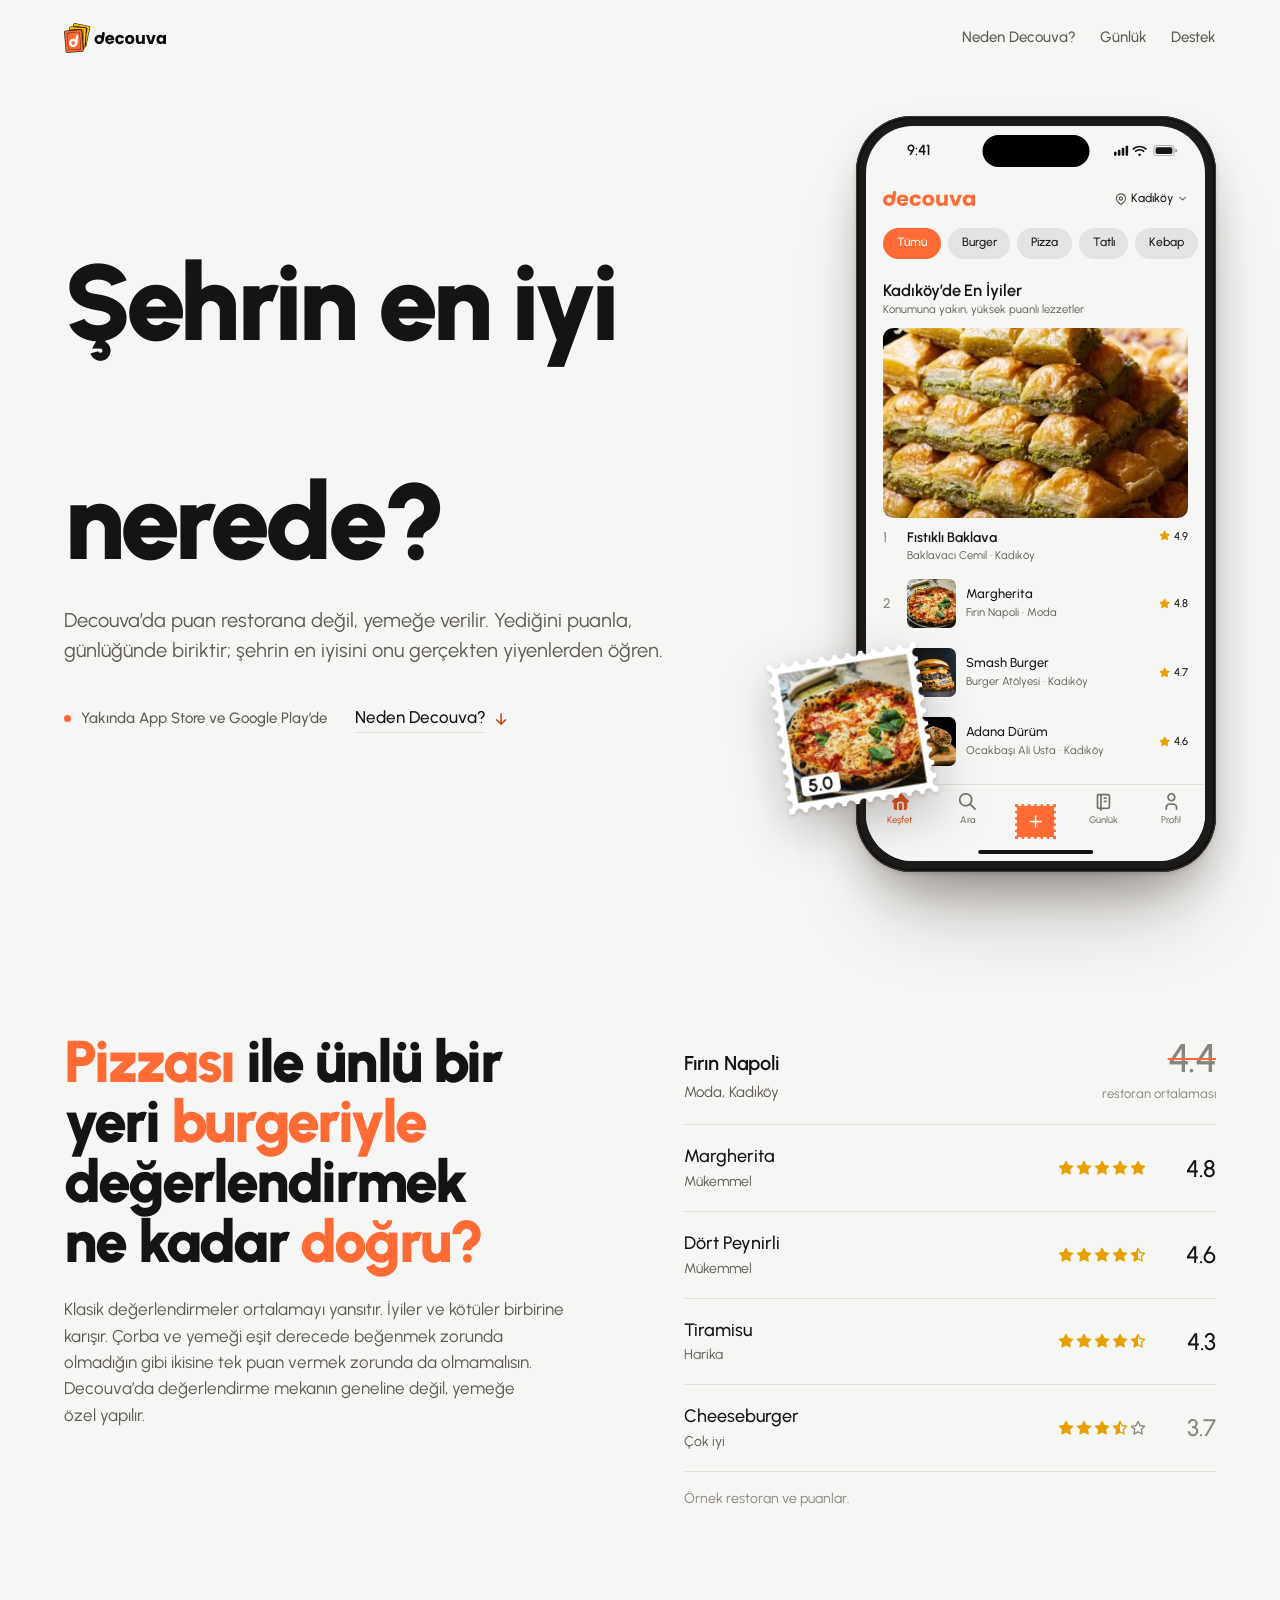
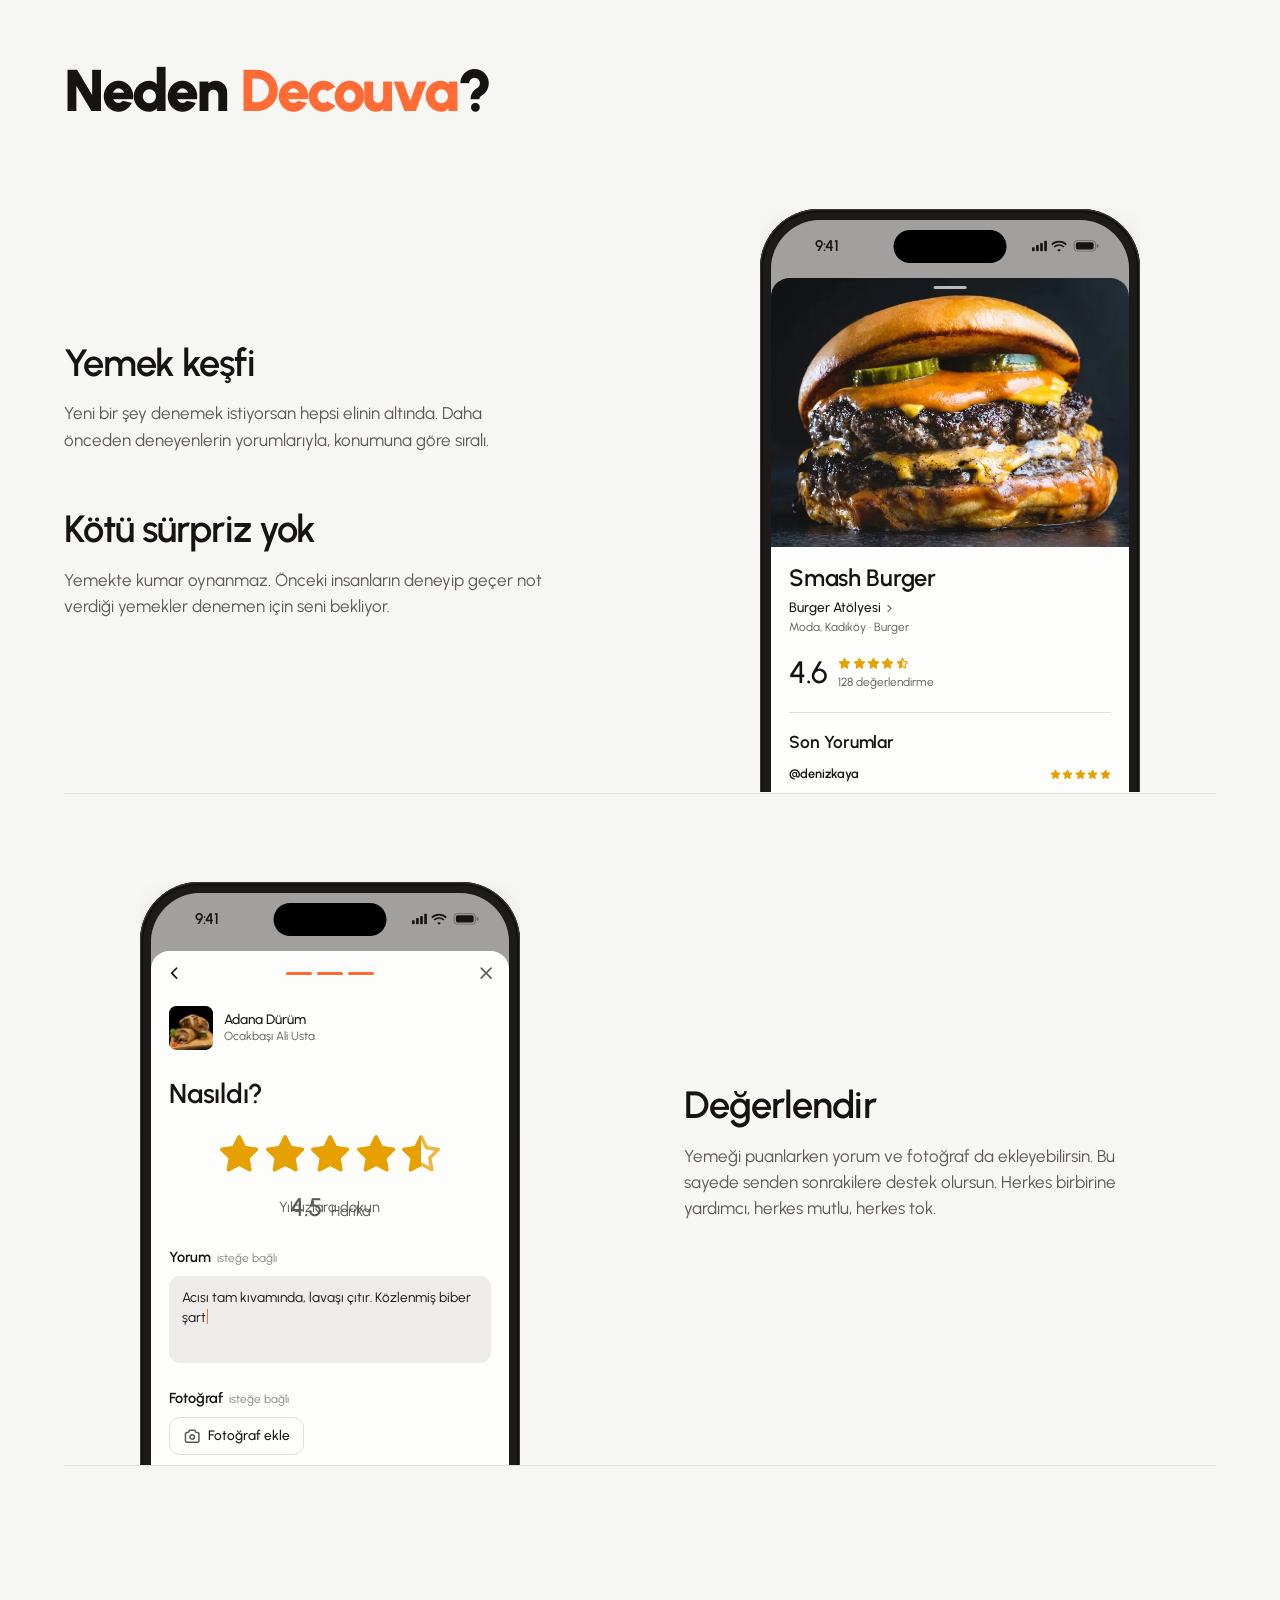
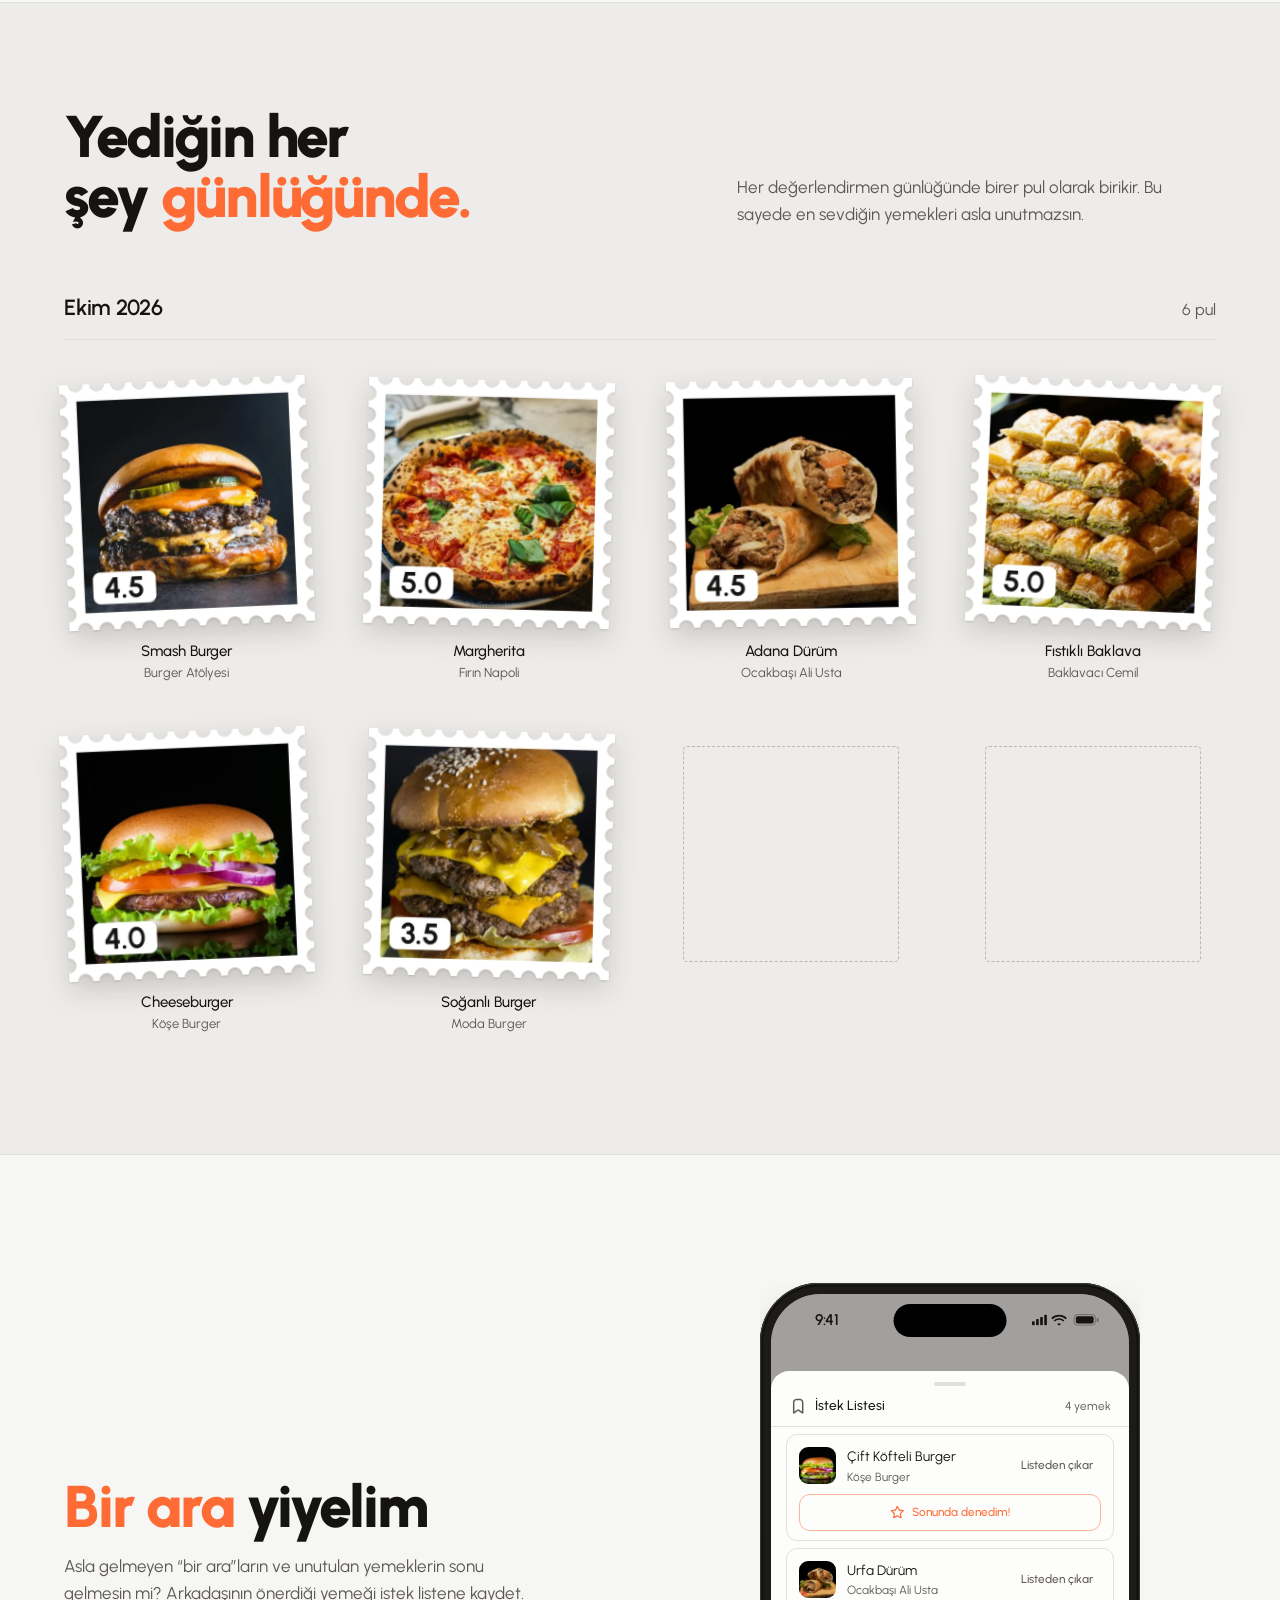
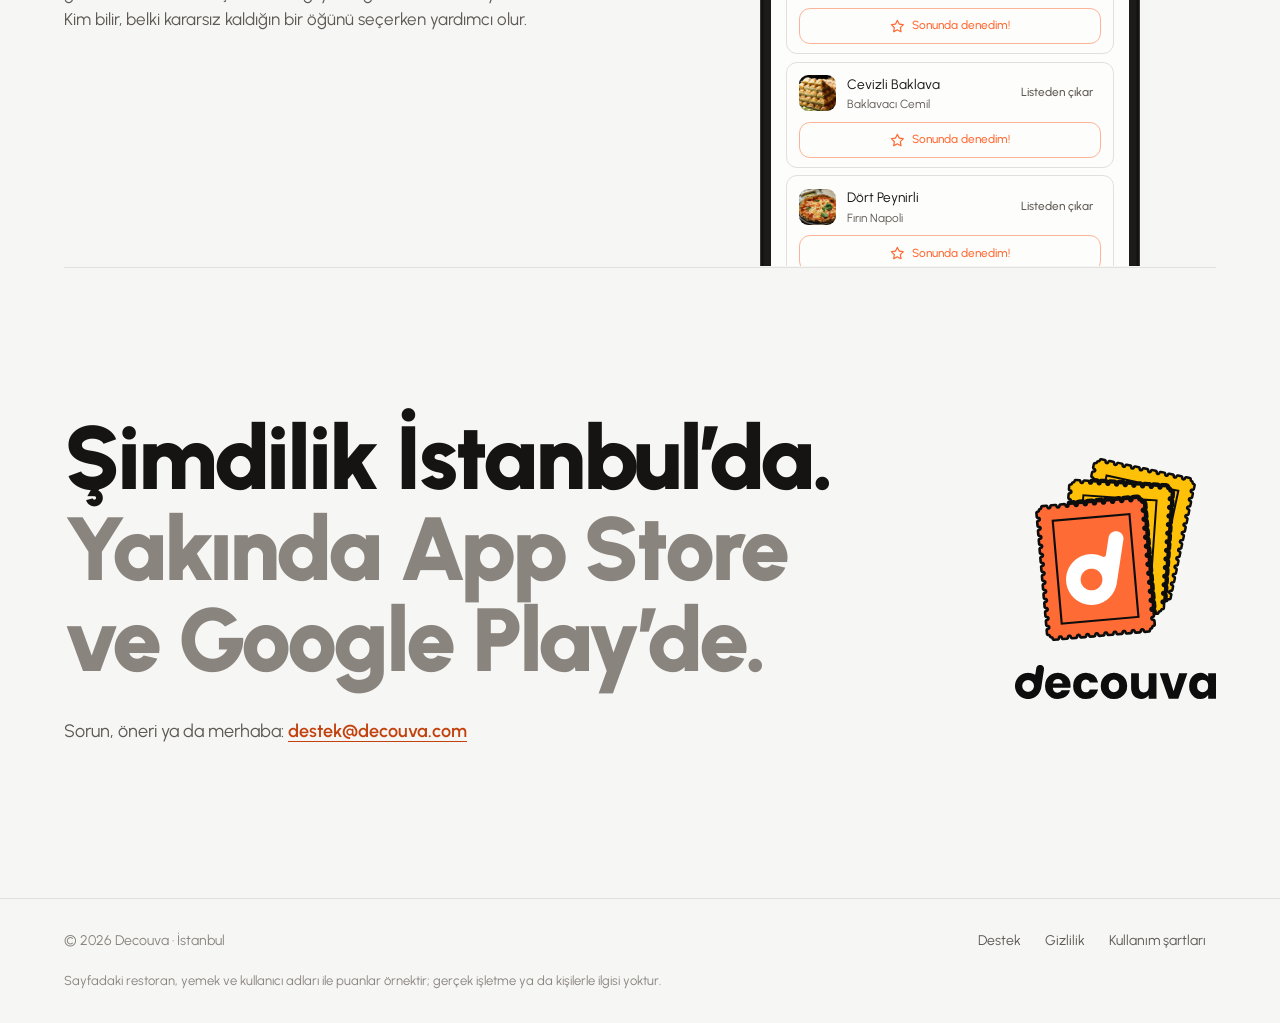
<file: index.html>
<!doctype html>
<html lang="tr">
<head>
  <meta charset="utf-8">
  <meta name="viewport" content="width=device-width, initial-scale=1">
  <title>Decouva · Restoranı değil, yemeği puanla</title>
  <meta name="description" content="Decouva, yediğin yemekleri tek tek puanladığın yemek günlüğü. Şehrin en iyi yemeklerini bul, puanla, günlüğünde biriktir.">
  <meta name="theme-color" content="#f6f6f5" media="(prefers-color-scheme: light)">
  <meta name="theme-color" content="#0d0d0d" media="(prefers-color-scheme: dark)">
  <link rel="icon" href="/favicon.ico?v=2" sizes="any">
  <link rel="icon" type="image/svg+xml" href="/assets/favicon.svg?v=2">
  <link rel="apple-touch-icon" href="/assets/apple-touch-icon.png?v=2">
  <meta property="og:title" content="Decouva">
  <meta property="og:description" content="Restoranı değil, yemeği puanla.">
  <meta property="og:image" content="https://decouva.com/assets/og-image.png?v=2">
  <meta property="og:image:width" content="1200">
  <meta property="og:image:height" content="630">
  <meta name="twitter:card" content="summary_large_image">
  <link rel="preload" href="/assets/fonts/Urbanist-Black.woff" as="font" type="font/woff" crossorigin>
  <link rel="stylesheet" href="/assets/style.css?v=9">
</head>
<body>
  <a class="skip" href="#icerik">İçeriğe geç</a>

  <header class="top">
    <div class="wrap top__in">
      <a class="top__logo" href="/" aria-label="Decouva ana sayfa">
        <picture>
          <source srcset="/assets/logo-on-dark.svg?v=2" media="(prefers-color-scheme: dark)">
          <img src="/assets/logo-on-light.svg?v=2" alt="Decouva" width="102" height="30">
        </picture>
      </a>
      <nav aria-label="Ana menü">
        <a href="#nasil">Neden Decouva?</a>
        <a class="opt" href="#gunluk">Günlük</a>
        <a href="/destek">Destek</a>
      </nav>
    </div>
  </header>

  <main id="icerik">
    <!-- Giriş: tanıtımın ilk sayfası (A1) ve telefonda Keşfet -->
    <section class="hero wrap">
      <div class="hero__text">
        <h1 class="display">
          <span class="sr">Şehrin en iyi baklavası nerede?</span>
          <span aria-hidden="true">
            <span class="line">Şehrin en iyi</span>
            <span class="line rotor"><span>baklavası</span><span>pizzası</span><span>dürümü</span><span>burgeri</span></span>
            <span class="line">nerede?</span>
          </span>
        </h1>
        <p class="lead">Decouva’da puan restorana değil, yemeğe verilir. Yediğini puanla, günlüğünde biriktir; şehrin en iyisini onu gerçekten yiyenlerden öğren.</p>
        <div class="hero__meta">
          <p class="soon">Yakında App Store ve Google Play’de</p>
          <a class="textlink" href="#nasil"><span>Neden Decouva?</span><svg class="icon" aria-hidden="true"><use href="/assets/icons.svg#i-arrow-down"/></svg></a>
        </div>
      </div>

      <div class="hero__device">
        <div class="phone" role="img" aria-label="Decouva uygulamasında Keşfet ekranı: Kadıköy’de en iyi puanlı yemekler">
          <div class="phone__body" aria-hidden="true">
            <div class="screen">
              <div class="island"></div>
              <div class="status"><span>9:41</span><svg><use href="/assets/icons.svg#i-status"/></svg></div>
              <div class="d-head s-pad">
                <img src="/assets/wordmark-orange.svg" alt="" width="106" height="18">
                <span class="d-loc"><svg class="icon"><use href="/assets/icons.svg#i-map-pin"/></svg>Kadıköy<svg class="icon"><use href="/assets/icons.svg#i-chevron-down"/></svg></span>
              </div>
              <div class="chips s-pad">
                <span class="chip on">Tümü</span><span class="chip">Burger</span><span class="chip">Pizza</span><span class="chip">Tatlı</span><span class="chip">Kebap</span><span class="chip">Çorba</span>
              </div>
              <div class="d-section s-pad">
                <p class="s-title">Kadıköy’de En İyiler</p>
                <p class="s-caption">Konumuna yakın, yüksek puanlı lezzetler</p>
                <div class="d-lead">
                  <img class="s-photo" src="/assets/photos/baklava.webp" alt="" width="360" height="360">
                  <div class="d-lead__row"><span class="d-rank">1</span><span class="d-lead__name">Fıstıklı Baklava</span><span class="s-rating"><svg class="icon"><use href="/assets/icons.svg#i-star-filled"/></svg>4.9</span></div>
                  <p class="s-caption d-lead__meta">Baklavacı Cemil · Kadıköy</p>
                </div>
                <div class="d-rows">
                  <div class="d-row"><span class="d-rank">2</span><img class="s-photo" src="/assets/photos/pizza.webp" alt="" width="360" height="360"><div class="d-row__text"><p class="s-name">Margherita</p><p class="s-caption">Fırın Napoli · Moda</p></div><span class="s-rating"><svg class="icon"><use href="/assets/icons.svg#i-star-filled"/></svg>4.8</span></div>
                  <div class="d-row"><span class="d-rank">3</span><img class="s-photo" src="/assets/photos/burger.webp" alt="" width="360" height="360"><div class="d-row__text"><p class="s-name">Smash Burger</p><p class="s-caption">Burger Atölyesi · Kadıköy</p></div><span class="s-rating"><svg class="icon"><use href="/assets/icons.svg#i-star-filled"/></svg>4.7</span></div>
                  <div class="d-row"><span class="d-rank">4</span><img class="s-photo" src="/assets/photos/durum.webp" alt="" width="360" height="360"><div class="d-row__text"><p class="s-name">Adana Dürüm</p><p class="s-caption">Ocakbaşı Ali Usta · Kadıköy</p></div><span class="s-rating"><svg class="icon"><use href="/assets/icons.svg#i-star-filled"/></svg>4.6</span></div>
                </div>
              </div>
              <nav class="tabbar">
                <span class="tab on"><svg class="icon"><use href="/assets/icons.svg#i-home-filled"/></svg>Keşfet</span>
                <span class="tab"><svg class="icon"><use href="/assets/icons.svg#i-search"/></svg>Ara</span>
                <span class="tab-plus"><svg class="icon"><use href="/assets/icons.svg#i-plus"/></svg></span>
                <span class="tab"><svg class="icon"><use href="/assets/icons.svg#i-notebook"/></svg>Günlük</span>
                <span class="tab"><svg class="icon"><use href="/assets/icons.svg#i-user"/></svg>Profil</span>
              </nav>
              <div class="home-bar"></div>
            </div>
          </div>
        </div>
        <img class="hero__stamp" src="/assets/stamps/pizza.webp" alt="" width="520" height="520">
      </div>
    </section>

    <!-- Neden yemek: restoran ortalaması ile tabak tabak puan -->
    <section class="why wrap" aria-labelledby="neden">
      <div class="why__copy reveal">
        <h2 class="display" id="neden"><em>Pizzası</em> ile ünlü bir yeri <em>burgeriyle</em> değerlendirmek ne kadar <em>doğru?</em></h2>
        <p>Klasik değerlendirmeler ortalamayı yansıtır. İyiler ve kötüler birbirine karışır. Çorba ve yemeği eşit derecede beğenmek zorunda olmadığın gibi ikisine tek puan vermek zorunda da olmamalısın. Decouva’da değerlendirme mekanın geneline değil, yemeğe özel yapılır.</p>
      </div>

      <figure class="ledger" aria-label="Örnek: aynı restoranın yemekleri tek tek puanlanınca">
        <div class="ledger__head">
          <p class="ledger__place"><strong>Fırın Napoli</strong>Moda, Kadıköy</p>
          <p class="ledger__avg"><b class="num">4.4</b>restoran ortalaması</p>
        </div>
        <ol>
          <li>
            <p class="ledger__dish">Margherita<small>Mükemmel</small></p>
            <span class="stars" aria-label="5 üzerinden 5 yıldız"><svg class="icon"><use href="/assets/icons.svg#i-star-filled"/></svg><svg class="icon"><use href="/assets/icons.svg#i-star-filled"/></svg><svg class="icon"><use href="/assets/icons.svg#i-star-filled"/></svg><svg class="icon"><use href="/assets/icons.svg#i-star-filled"/></svg><svg class="icon"><use href="/assets/icons.svg#i-star-filled"/></svg></span>
            <span class="ledger__score num">4.8</span>
          </li>
          <li>
            <p class="ledger__dish">Dört Peynirli<small>Mükemmel</small></p>
            <span class="stars" aria-label="5 üzerinden 4,5 yıldız"><svg class="icon"><use href="/assets/icons.svg#i-star-filled"/></svg><svg class="icon"><use href="/assets/icons.svg#i-star-filled"/></svg><svg class="icon"><use href="/assets/icons.svg#i-star-filled"/></svg><svg class="icon"><use href="/assets/icons.svg#i-star-filled"/></svg><svg class="icon"><use href="/assets/icons.svg#i-star-half-filled"/></svg></span>
            <span class="ledger__score num">4.6</span>
          </li>
          <li>
            <p class="ledger__dish">Tiramisu<small>Harika</small></p>
            <span class="stars" aria-label="5 üzerinden 4,5 yıldız"><svg class="icon"><use href="/assets/icons.svg#i-star-filled"/></svg><svg class="icon"><use href="/assets/icons.svg#i-star-filled"/></svg><svg class="icon"><use href="/assets/icons.svg#i-star-filled"/></svg><svg class="icon"><use href="/assets/icons.svg#i-star-filled"/></svg><svg class="icon"><use href="/assets/icons.svg#i-star-half-filled"/></svg></span>
            <span class="ledger__score num">4.3</span>
          </li>
          <li class="low">
            <p class="ledger__dish">Cheeseburger<small>Çok iyi</small></p>
            <span class="stars" aria-label="5 üzerinden 3,5 yıldız"><svg class="icon"><use href="/assets/icons.svg#i-star-filled"/></svg><svg class="icon"><use href="/assets/icons.svg#i-star-filled"/></svg><svg class="icon"><use href="/assets/icons.svg#i-star-filled"/></svg><svg class="icon"><use href="/assets/icons.svg#i-star-half-filled"/></svg><svg class="icon off"><use href="/assets/icons.svg#i-star"/></svg></span>
            <span class="ledger__score num">3.7</span>
          </li>
        </ol>
        <figcaption class="ledger__note">Örnek restoran ve puanlar.</figcaption>
      </figure>
    </section>

    <!-- Neden Decouva: üç madde telefonda, dördüncüsü Günlük bandı, beşincisi İstek Listesi -->
    <section id="nasil" class="how wrap" aria-labelledby="nasil-baslik">
      <header class="reveal">
        <h2 class="display" id="nasil-baslik">Neden <em>Decouva</em>?</h2>
      </header>

      <article class="step">
        <div class="step__text">
          <div class="reveal">
            <h3>Yemek keşfi</h3>
            <p>Yeni bir şey denemek istiyorsan hepsi elinin altında. Daha önceden deneyenlerin yorumlarıyla, konumuna göre sıralı.</p>
          </div>
          <div class="reveal">
            <h3>Kötü sürpriz yok</h3>
            <p>Yemekte kumar oynanmaz. Önceki insanların deneyip geçer not verdiği yemekler denemen için seni bekliyor.</p>
          </div>
        </div>
        <div class="phone" role="img" aria-label="Yemek paneli: Smash Burger, Burger Atölyesi, puan 4.6">
          <div class="crop">
            <div class="phone__body" aria-hidden="true">
              <div class="screen">
                <div class="island"></div>
                <div class="status"><span>9:41</span><svg><use href="/assets/icons.svg#i-status"/></svg></div>
                <div class="veil"></div>
                <div class="sheet">
                  <div class="sheet__photo">
                    <img class="s-photo" src="/assets/photos/burger-wide.webp" alt="" width="720" height="533" loading="lazy">
                    <span class="sheet__handle"></span>
                  </div>
                  <div class="sheet__body">
                    <p class="sheet__name">Smash Burger</p>
                    <p class="sheet__place">Burger Atölyesi<svg class="icon"><use href="/assets/icons.svg#i-chevron-right"/></svg></p>
                    <p class="s-caption">Moda, Kadıköy · Burger</p>
                    <div class="sheet__score">
                      <span class="sheet__big">4.6</span>
                      <div>
                        <span class="stars"><svg class="icon"><use href="/assets/icons.svg#i-star-filled"/></svg><svg class="icon"><use href="/assets/icons.svg#i-star-filled"/></svg><svg class="icon"><use href="/assets/icons.svg#i-star-filled"/></svg><svg class="icon"><use href="/assets/icons.svg#i-star-filled"/></svg><svg class="icon"><use href="/assets/icons.svg#i-star-half-filled"/></svg></span>
                        <p class="s-caption">128 değerlendirme</p>
                      </div>
                    </div>
                    <div class="sheet__rule"></div>
                    <p class="s-title">Son Yorumlar</p>
                    <div class="review">
                      <div class="review__head">
                        <span class="review__who">@denizkaya</span>
                        <span class="stars"><svg class="icon"><use href="/assets/icons.svg#i-star-filled"/></svg><svg class="icon"><use href="/assets/icons.svg#i-star-filled"/></svg><svg class="icon"><use href="/assets/icons.svg#i-star-filled"/></svg><svg class="icon"><use href="/assets/icons.svg#i-star-filled"/></svg><svg class="icon"><use href="/assets/icons.svg#i-star-filled"/></svg></span>
                      </div>
                      <p>Turşusu efsane, ekmeği tereyağında kızarmış. Patatesi ayrıca söyleyin.</p>
                      <p class="s-caption">3 gün önce</p>
                    </div>
                  </div>
                </div>
              </div>
            </div>
          </div>
        </div>
      </article>

      <article class="step step--flip">
        <div class="step__text reveal">
          <h3>Değerlendir</h3>
          <p>Yemeği puanlarken yorum ve fotoğraf da ekleyebilirsin. Bu sayede senden sonrakilere destek olursun. Herkes birbirine yardımcı, herkes mutlu, herkes tok.</p>
        </div>
        <div class="phone" role="img" aria-label="Puanlama ekranı: Nasıldı? Adana Dürüm, 4.5, Harika">
          <div class="crop">
            <div class="phone__body" aria-hidden="true">
              <div class="screen">
                <div class="island"></div>
                <div class="status"><span>9:41</span><svg><use href="/assets/icons.svg#i-status"/></svg></div>
                <div class="veil"></div>
                <div class="sheet">
                  <div class="r-top">
                    <svg class="icon"><use href="/assets/icons.svg#i-chevron-left"/></svg>
                    <span class="r-steps"><i></i><i></i><i></i></span>
                    <svg class="icon"><use href="/assets/icons.svg#i-x"/></svg>
                  </div>
                  <div class="s-pad">
                    <div class="r-dish">
                      <img class="s-photo" src="/assets/photos/durum.webp" alt="" width="360" height="360" loading="lazy">
                      <div><p class="s-name">Adana Dürüm</p><p class="s-caption">Ocakbaşı Ali Usta</p></div>
                    </div>
                    <p class="r-ask">Nasıldı?</p>
                    <div class="r-stars">
                      <span class="r-star"><svg class="icon"><use href="/assets/icons.svg#i-star"/></svg><svg class="icon"><use href="/assets/icons.svg#i-star-filled"/></svg></span>
                      <span class="r-star"><svg class="icon"><use href="/assets/icons.svg#i-star"/></svg><svg class="icon"><use href="/assets/icons.svg#i-star-filled"/></svg></span>
                      <span class="r-star"><svg class="icon"><use href="/assets/icons.svg#i-star"/></svg><svg class="icon"><use href="/assets/icons.svg#i-star-filled"/></svg></span>
                      <span class="r-star"><svg class="icon"><use href="/assets/icons.svg#i-star"/></svg><svg class="icon"><use href="/assets/icons.svg#i-star-filled"/></svg></span>
                      <span class="r-star half"><svg class="icon"><use href="/assets/icons.svg#i-star"/></svg><svg class="icon"><use href="/assets/icons.svg#i-star-filled"/></svg></span>
                    </div>
                    <div class="r-score">
                      <span class="r-hint">Yıldızlara dokun</span>
                      <span class="r-result"><b>4.5</b><span>Harika</span></span>
                    </div>
                    <div class="r-field">
                      <p class="r-label">Yorum <small>isteğe bağlı</small></p>
                      <p class="r-input">Acısı tam kıvamında, lavaşı çıtır. Közlenmiş biber şart</p>
                    </div>
                    <div class="r-field">
                      <p class="r-label">Fotoğraf <small>isteğe bağlı</small></p>
                      <span class="r-photo-btn"><svg class="icon"><use href="/assets/icons.svg#i-camera"/></svg>Fotoğraf ekle</span>
                    </div>
                  </div>
                </div>
              </div>
            </div>
          </div>
        </div>
      </article>

    </section>

    <!-- Günlük: uygulamadaki pul ızgarası -->
    <section id="gunluk" class="diary" aria-labelledby="gunluk-baslik">
      <div class="wrap">
        <div class="diary__head reveal">
          <div>
            <h2 class="display" id="gunluk-baslik">Yediğin her şey <em>günlüğünde.</em></h2>
          </div>
          <p>Her değerlendirmen günlüğünde birer pul olarak birikir. Bu sayede en sevdiğin yemekleri asla unutmazsın.</p>
        </div>

        <div class="month reveal"><h3>Ekim 2026</h3><span>6 pul</span></div>
        <ul class="stamps">
          <li><img src="/assets/stamps/burger.webp" alt="Smash Burger pulu, puan 4.5" width="520" height="520" loading="lazy"><p>Smash Burger<small>Burger Atölyesi</small></p></li>
          <li><img src="/assets/stamps/pizza.webp" alt="Margherita pulu, puan 5.0" width="520" height="520" loading="lazy"><p>Margherita<small>Fırın Napoli</small></p></li>
          <li><img src="/assets/stamps/durum.webp" alt="Adana Dürüm pulu, puan 4.5" width="520" height="520" loading="lazy"><p>Adana Dürüm<small>Ocakbaşı Ali Usta</small></p></li>
          <li><img src="/assets/stamps/baklava.webp" alt="Fıstıklı Baklava pulu, puan 5.0" width="520" height="520" loading="lazy"><p>Fıstıklı Baklava<small>Baklavacı Cemil</small></p></li>
          <li><img src="/assets/stamps/cheeseburger.webp" alt="Cheeseburger pulu, puan 4.0" width="520" height="520" loading="lazy"><p>Cheeseburger<small>Köşe Burger</small></p></li>
          <li><img src="/assets/stamps/onion-burger.webp" alt="Soğanlı Burger pulu, puan 3.5" width="520" height="520" loading="lazy"><p>Soğanlı Burger<small>Moda Burger</small></p></li>
          <li aria-hidden="true"><div class="slot"></div></li>
          <li aria-hidden="true"><div class="slot"></div></li>
        </ul>
      </div>
    </section>

    <!-- Bir ara yiyelim: Profil → İstek Listesi paneli -->
    <section class="how how--after wrap" aria-labelledby="istek-baslik">
      <article class="step">
        <div class="step__text reveal">
          <h2 class="display" id="istek-baslik"><em>Bir ara</em> yiyelim</h2>
          <p>Asla gelmeyen “bir ara”ların ve unutulan yemeklerin sonu gelmesin mi? Arkadaşının önerdiği yemeği istek listene kaydet. Kim bilir, belki kararsız kaldığın bir öğünü seçerken yardımcı olur.</p>
        </div>
        <div class="phone" role="img" aria-label="İstek Listesi paneli: denemek için kaydedilmiş dört yemek">
          <div class="crop">
            <div class="phone__body" aria-hidden="true">
              <div class="screen">
                <div class="island"></div>
                <div class="status"><span>9:41</span><svg><use href="/assets/icons.svg#i-status"/></svg></div>
                <div class="veil"></div>
                <div class="sheet w-sheet">
                  <span class="w-handle"></span>
                  <div class="w-head"><svg class="icon"><use href="/assets/icons.svg#i-bookmark"/></svg><span>İstek Listesi</span><span class="s-caption">4 yemek</span></div>
                  <div class="w-list">
                    <div class="w-item">
                      <div class="w-item__row">
                        <img class="s-photo" src="/assets/photos/cheeseburger.webp" alt="" width="360" height="360" loading="lazy">
                        <div class="w-item__text"><p>Çift Köfteli Burger</p><p class="s-caption">Köşe Burger</p></div>
                        <span class="w-item__remove">Listeden çıkar</span>
                      </div>
                      <span class="w-item__cta"><svg class="icon"><use href="/assets/icons.svg#i-star"/></svg>Sonunda denedim!</span>
                    </div>
                    <div class="w-item">
                      <div class="w-item__row">
                        <img class="s-photo" src="/assets/photos/durum.webp" alt="" width="360" height="360" loading="lazy">
                        <div class="w-item__text"><p>Urfa Dürüm</p><p class="s-caption">Ocakbaşı Ali Usta</p></div>
                        <span class="w-item__remove">Listeden çıkar</span>
                      </div>
                      <span class="w-item__cta"><svg class="icon"><use href="/assets/icons.svg#i-star"/></svg>Sonunda denedim!</span>
                    </div>
                    <div class="w-item">
                      <div class="w-item__row">
                        <img class="s-photo" src="/assets/photos/baklava.webp" alt="" width="360" height="360" loading="lazy">
                        <div class="w-item__text"><p>Cevizli Baklava</p><p class="s-caption">Baklavacı Cemil</p></div>
                        <span class="w-item__remove">Listeden çıkar</span>
                      </div>
                      <span class="w-item__cta"><svg class="icon"><use href="/assets/icons.svg#i-star"/></svg>Sonunda denedim!</span>
                    </div>
                    <div class="w-item">
                      <div class="w-item__row">
                        <img class="s-photo" src="/assets/photos/pizza.webp" alt="" width="360" height="360" loading="lazy">
                        <div class="w-item__text"><p>Dört Peynirli</p><p class="s-caption">Fırın Napoli</p></div>
                        <span class="w-item__remove">Listeden çıkar</span>
                      </div>
                      <span class="w-item__cta"><svg class="icon"><use href="/assets/icons.svg#i-star"/></svg>Sonunda denedim!</span>
                    </div>
                  </div>
                </div>
              </div>
            </div>
          </div>
        </div>
      </article>
    </section>

    <section class="end wrap reveal" aria-labelledby="son">
      <div>
        <h2 class="display" id="son">Şimdilik İstanbul’da. <span>Yakında App&nbsp;Store ve Google&nbsp;Play’de.</span></h2>
        <p class="end__meta">Sorun, öneri ya da merhaba: <a href="mailto:destek@decouva.com">destek@decouva.com</a></p>
      </div>
      <picture class="end__logo">
        <source srcset="/assets/logo-vertical-on-dark.svg?v=2" media="(prefers-color-scheme: dark)">
        <img src="/assets/logo-vertical-on-light.svg?v=2" alt="" width="201" height="242">
      </picture>
    </section>
  </main>

  <footer class="foot">
    <div class="wrap foot__in">
      <span>© 2026 Decouva · İstanbul</span>
      <nav aria-label="Alt menü">
        <a href="/destek">Destek</a>
        <a href="/gizlilik">Gizlilik</a>
        <a href="/kullanim-sartlari">Kullanım şartları</a>
      </nav>
      <p class="foot__note">Sayfadaki restoran, yemek ve kullanıcı adları ile puanlar örnektir; gerçek işletme ya da kişilerle ilgisi yoktur.</p>
    </div>
  </footer>
</body>
</html>
</file>
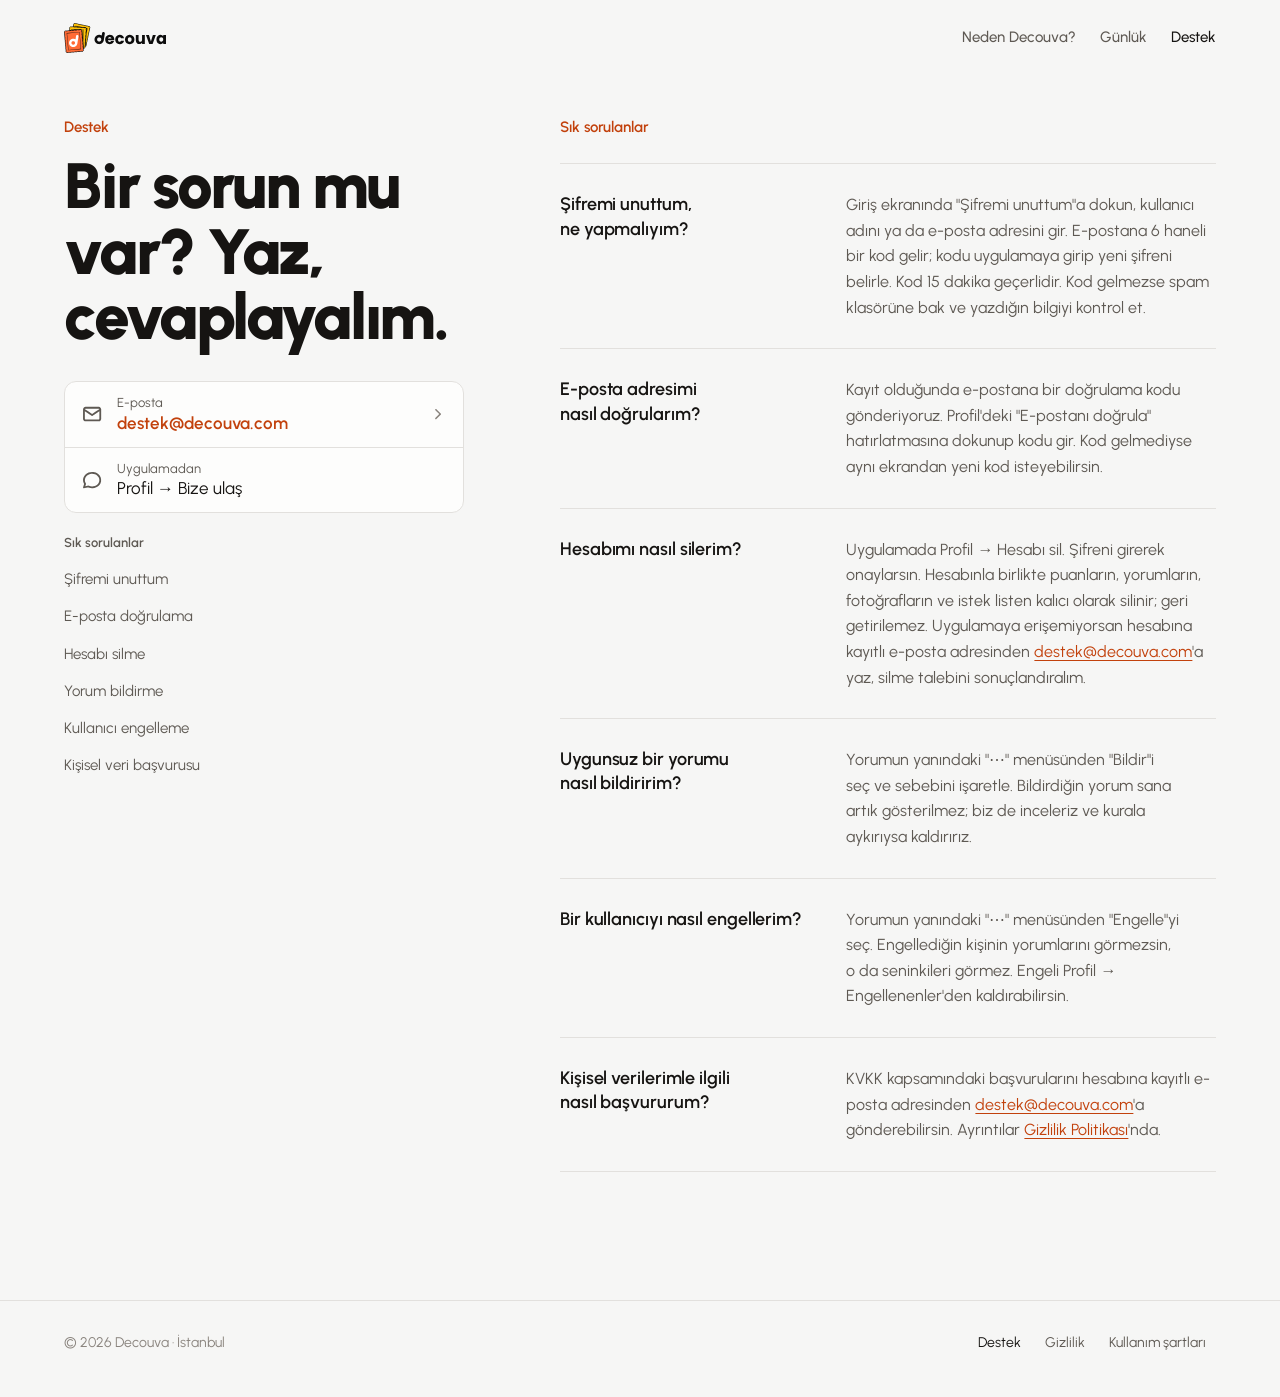
<file: destek/index.html>
<!doctype html>
<html lang="tr">
<head>
  <meta charset="utf-8">
  <meta name="viewport" content="width=device-width, initial-scale=1">
  <title>Destek · Decouva</title>
  <meta name="description" content="Decouva destek: iletişim ve sık sorulan sorular.">
  <meta name="theme-color" content="#f6f6f5" media="(prefers-color-scheme: light)">
  <meta name="theme-color" content="#0d0d0d" media="(prefers-color-scheme: dark)">
  <link rel="icon" href="/favicon.ico?v=2" sizes="any">
  <link rel="icon" type="image/svg+xml" href="/assets/favicon.svg?v=2">
  <link rel="apple-touch-icon" href="/assets/apple-touch-icon.png?v=2">
  <link rel="stylesheet" href="/assets/style.css?v=9">
</head>
<body>
  <a class="skip" href="#icerik">İçeriğe geç</a>

  <header class="top">
    <div class="wrap top__in">
      <a class="top__logo" href="/" aria-label="Decouva ana sayfa">
        <picture>
          <source srcset="/assets/logo-on-dark.svg?v=2" media="(prefers-color-scheme: dark)">
          <img src="/assets/logo-on-light.svg?v=2" alt="Decouva" width="102" height="30">
        </picture>
      </a>
      <nav aria-label="Ana menü">
        <a href="/#nasil">Neden Decouva?</a>
        <a class="opt" href="/#gunluk">Günlük</a>
        <a href="/destek" aria-current="page">Destek</a>
      </nav>
    </div>
  </header>

  <main id="icerik" class="help wrap">
    <aside class="help__aside">
      <p class="eyebrow">Destek</p>
      <h1 class="display">Bir sorun mu var? Yaz, cevaplayalım.</h1>
      <div class="group">
        <a class="group__row" href="mailto:destek@decouva.com">
          <svg class="icon" aria-hidden="true"><use href="/assets/icons.svg#i-mail"/></svg>
          <span><small>E-posta</small><strong>destek@decouva.com</strong></span>
          <svg class="icon" aria-hidden="true"><use href="/assets/icons.svg#i-chevron-right"/></svg>
        </a>
        <div class="group__row">
          <svg class="icon" aria-hidden="true"><use href="/assets/icons.svg#i-message-circle"/></svg>
          <span><small>Uygulamadan</small>Profil → Bize ulaş</span>
        </div>
      </div>

      <p class="group__label">Sık sorulanlar</p>
      <ul class="help__index">
        <li><a href="#sifre">Şifremi unuttum</a></li>
        <li><a href="#dogrulama">E-posta doğrulama</a></li>
        <li><a href="#hesap-silme">Hesabı silme</a></li>
        <li><a href="#bildirme">Yorum bildirme</a></li>
        <li><a href="#engelleme">Kullanıcı engelleme</a></li>
        <li><a href="#kvkk">Kişisel veri başvurusu</a></li>
      </ul>
    </aside>

    <section class="qa" aria-labelledby="sss">
      <p class="eyebrow" id="sss">Sık sorulanlar</p>
      <article id="sifre">
        <h2>Şifremi unuttum, ne yapmalıyım?</h2>
        <p>Giriş ekranında "Şifremi unuttum"a dokun, kullanıcı adını ya da e-posta adresini gir. E-postana 6 haneli bir kod gelir; kodu uygulamaya girip yeni şifreni belirle. Kod 15 dakika geçerlidir. Kod gelmezse spam klasörüne bak ve yazdığın bilgiyi kontrol et.</p>
      </article>
      <article id="dogrulama">
        <h2>E-posta adresimi nasıl doğrularım?</h2>
        <p>Kayıt olduğunda e-postana bir doğrulama kodu gönderiyoruz. Profil'deki "E-postanı doğrula" hatırlatmasına dokunup kodu gir. Kod gelmediyse aynı ekrandan yeni kod isteyebilirsin.</p>
      </article>
      <article id="hesap-silme">
        <h2>Hesabımı nasıl silerim?</h2>
        <p>Uygulamada Profil → Hesabı sil. Şifreni girerek onaylarsın. Hesabınla birlikte puanların, yorumların, fotoğrafların ve istek listen kalıcı olarak silinir; geri getirilemez. Uygulamaya erişemiyorsan hesabına kayıtlı e-posta adresinden <a href="mailto:destek@decouva.com">destek@decouva.com</a>'a yaz, silme talebini sonuçlandıralım.</p>
      </article>
      <article id="bildirme">
        <h2>Uygunsuz bir yorumu nasıl bildiririm?</h2>
        <p>Yorumun yanındaki "⋯" menüsünden "Bildir"i seç ve sebebini işaretle. Bildirdiğin yorum sana artık gösterilmez; biz de inceleriz ve kurala aykırıysa kaldırırız.</p>
      </article>
      <article id="engelleme">
        <h2>Bir kullanıcıyı nasıl engellerim?</h2>
        <p>Yorumun yanındaki "⋯" menüsünden "Engelle"yi seç. Engellediğin kişinin yorumlarını görmezsin, o da seninkileri görmez. Engeli Profil → Engellenenler'den kaldırabilirsin.</p>
      </article>
      <article id="kvkk">
        <h2>Kişisel verilerimle ilgili nasıl başvururum?</h2>
        <p>KVKK kapsamındaki başvurularını hesabına kayıtlı e-posta adresinden <a href="mailto:destek@decouva.com">destek@decouva.com</a>'a gönderebilirsin. Ayrıntılar <a href="/gizlilik">Gizlilik Politikası</a>'nda.</p>
      </article>
    </section>
  </main>

  <footer class="foot">
    <div class="wrap foot__in">
      <span>© 2026 Decouva · İstanbul</span>
      <nav aria-label="Alt menü">
        <a href="/destek" aria-current="page">Destek</a>
        <a href="/gizlilik">Gizlilik</a>
        <a href="/kullanim-sartlari">Kullanım şartları</a>
      </nav>
    </div>
  </footer>
</body>
</html>
</file>
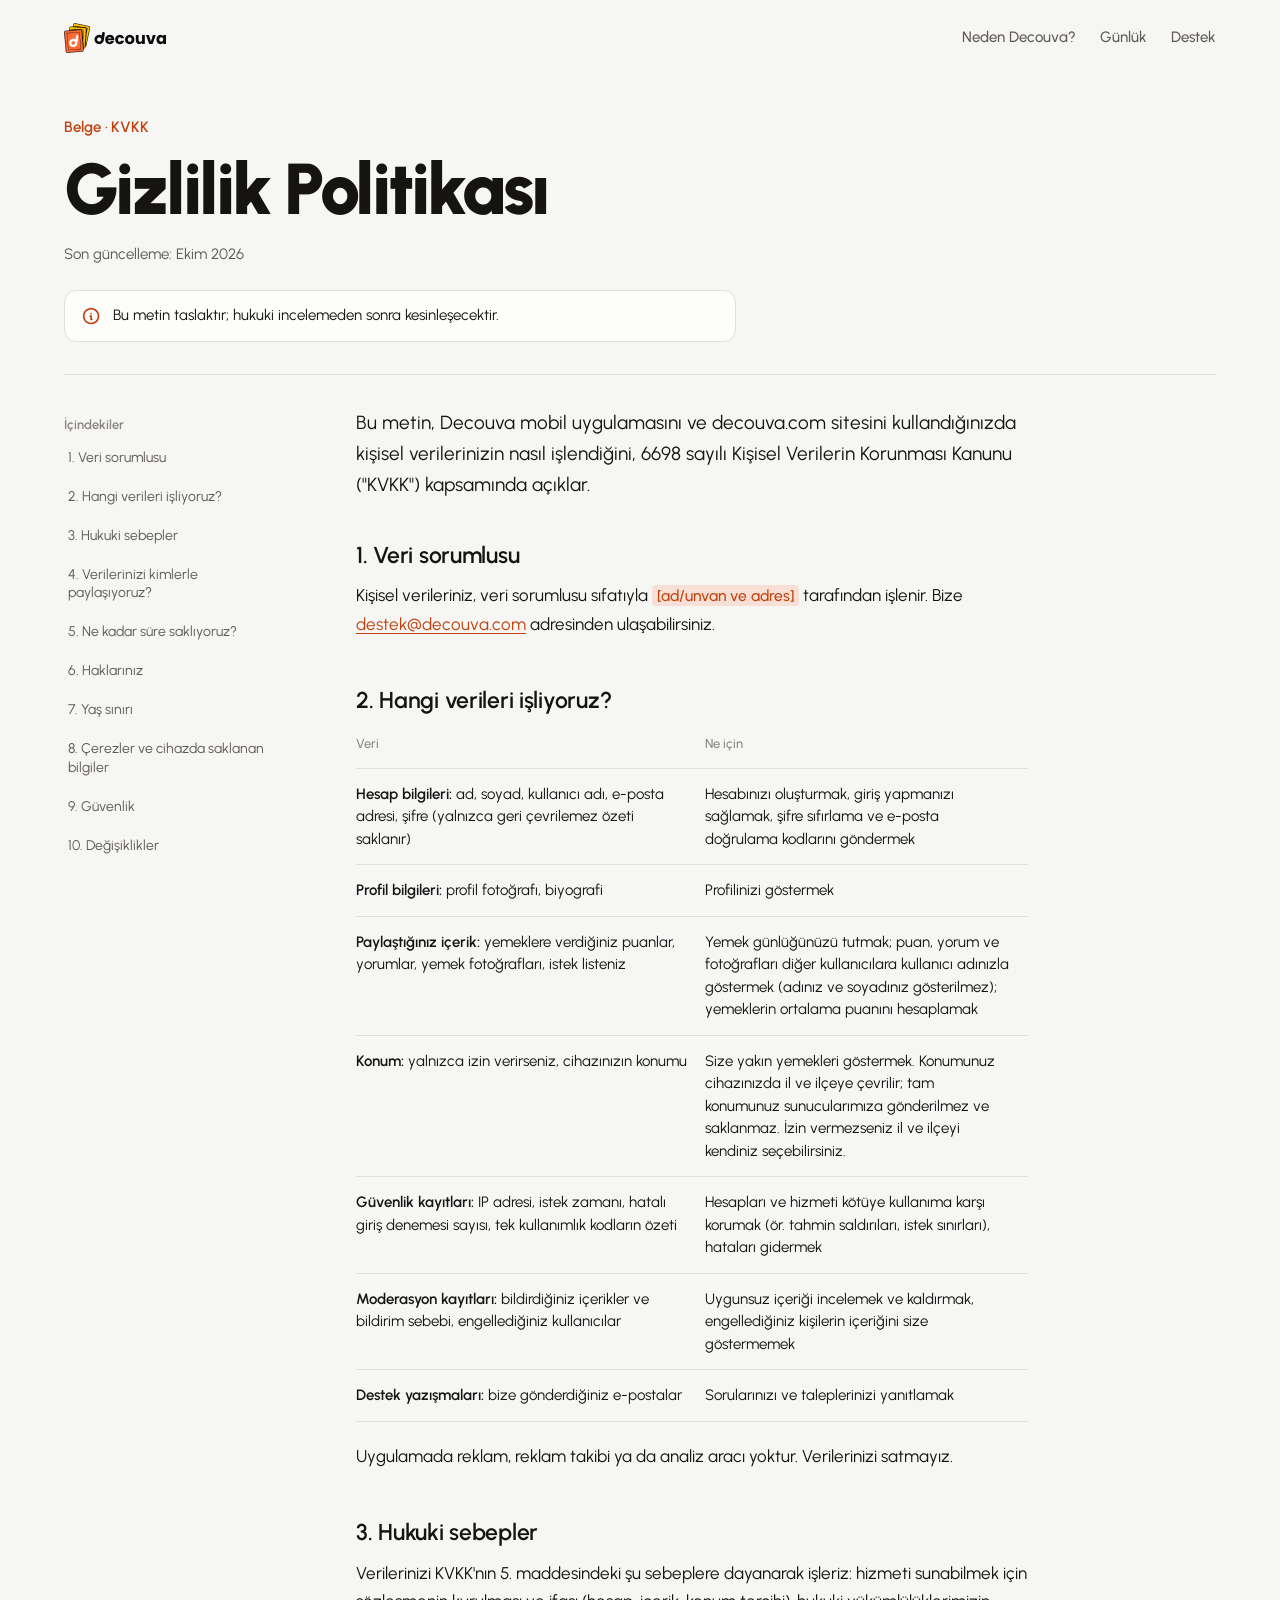
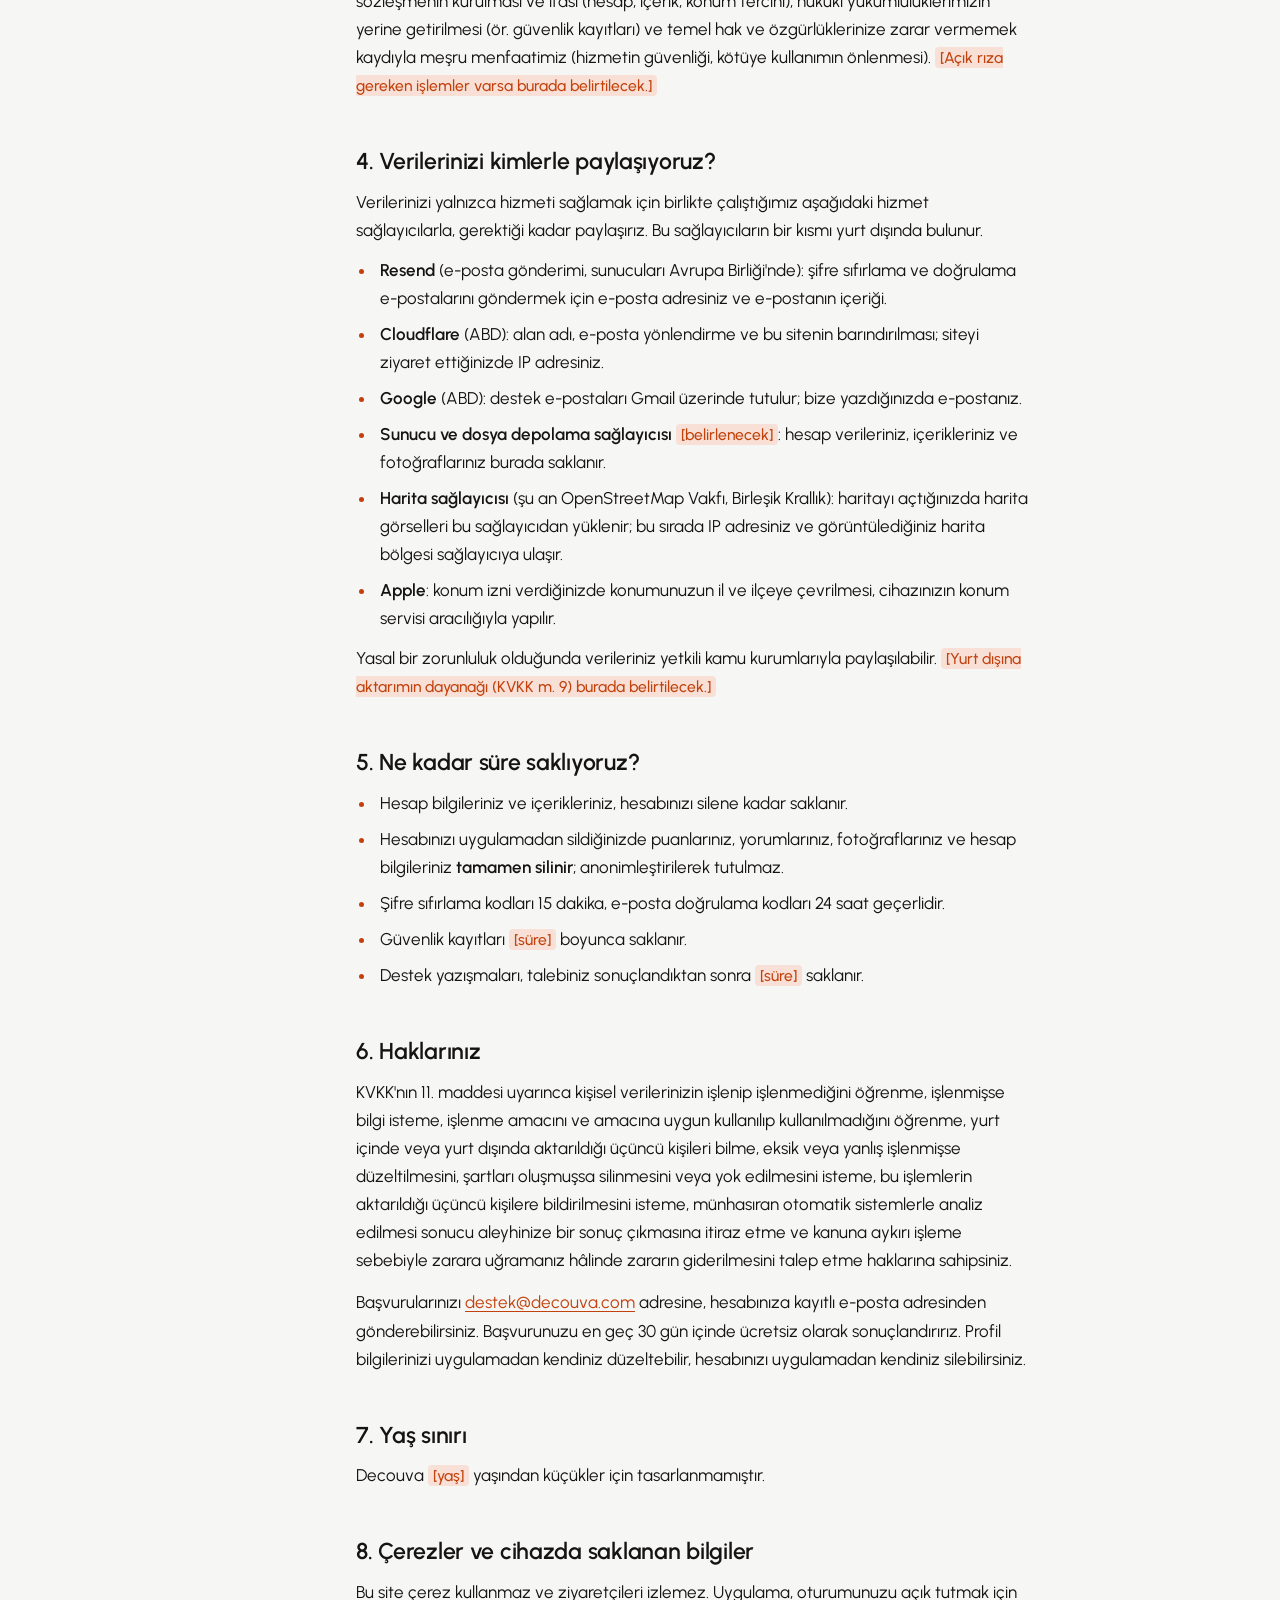
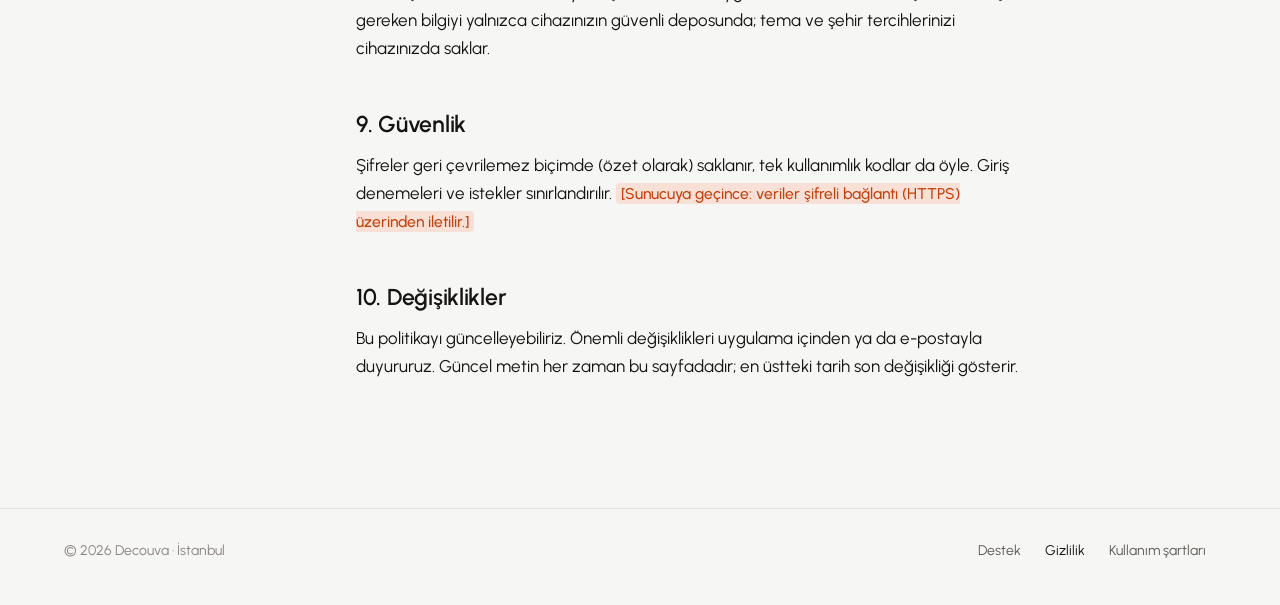
<file: gizlilik/index.html>
<!doctype html>
<html lang="tr">
<head>
  <meta charset="utf-8">
  <meta name="viewport" content="width=device-width, initial-scale=1">
  <title>Gizlilik Politikası · Decouva</title>
  <meta name="description" content="Decouva gizlilik politikası ve KVKK aydınlatma metni.">
  <meta name="theme-color" content="#f6f6f5" media="(prefers-color-scheme: light)">
  <meta name="theme-color" content="#0d0d0d" media="(prefers-color-scheme: dark)">
  <link rel="icon" href="/favicon.ico?v=2" sizes="any">
  <link rel="icon" type="image/svg+xml" href="/assets/favicon.svg?v=2">
  <link rel="apple-touch-icon" href="/assets/apple-touch-icon.png?v=2">
  <link rel="stylesheet" href="/assets/style.css?v=9">
</head>
<body>
  <a class="skip" href="#icerik">İçeriğe geç</a>

  <header class="top">
    <div class="wrap top__in">
      <a class="top__logo" href="/" aria-label="Decouva ana sayfa">
        <picture>
          <source srcset="/assets/logo-on-dark.svg?v=2" media="(prefers-color-scheme: dark)">
          <img src="/assets/logo-on-light.svg?v=2" alt="Decouva" width="102" height="30">
        </picture>
      </a>
      <nav aria-label="Ana menü">
        <a href="/#nasil">Neden Decouva?</a>
        <a class="opt" href="/#gunluk">Günlük</a>
        <a href="/destek">Destek</a>
      </nav>
    </div>
  </header>

  <main id="icerik" class="doc wrap">
    <!-- TASLAK (2.10, 14 Ekim 2026): avukat incelemesinden sonra kesinleşecek.
         Köşeli parantezli yerler avukatla netleşecek (Belgeler/avukat-sorulari.txt). -->
    <header class="doc__head">
      <p class="eyebrow">Belge · KVKK</p>
      <h1 class="display">Gizlilik Politikası</h1>
      <p class="doc__meta">Son güncelleme: Ekim 2026</p>
      <p class="banner"><svg class="icon" aria-hidden="true"><use href="/assets/icons.svg#i-info-circle"/></svg><span>Bu metin taslaktır; hukuki incelemeden sonra kesinleşecektir.</span></p>
    </header>
    <nav class="toc" aria-label="İçindekiler">
      <p>İçindekiler</p>
      <ol>
        <li><a href="#m1">1. Veri sorumlusu</a></li>
        <li><a href="#m2">2. Hangi verileri işliyoruz?</a></li>
        <li><a href="#m3">3. Hukuki sebepler</a></li>
        <li><a href="#m4">4. Verilerinizi kimlerle paylaşıyoruz?</a></li>
        <li><a href="#m5">5. Ne kadar süre saklıyoruz?</a></li>
        <li><a href="#m6">6. Haklarınız</a></li>
        <li><a href="#m7">7. Yaş sınırı</a></li>
        <li><a href="#m8">8. Çerezler ve cihazda saklanan bilgiler</a></li>
        <li><a href="#m9">9. Güvenlik</a></li>
        <li><a href="#m10">10. Değişiklikler</a></li>
      </ol>
    </nav>
    <article class="doc__body">
    <p>Bu metin, Decouva mobil uygulamasını ve decouva.com sitesini kullandığınızda kişisel verilerinizin nasıl işlendiğini, 6698 sayılı Kişisel Verilerin Korunması Kanunu ("KVKK") kapsamında açıklar.</p>

    <h2 id="m1">1. Veri sorumlusu</h2>
    <p>Kişisel verileriniz, veri sorumlusu sıfatıyla <span class="tbd">[ad/unvan ve adres]</span> tarafından işlenir. Bize <a href="mailto:destek@decouva.com">destek@decouva.com</a> adresinden ulaşabilirsiniz.</p>

    <h2 id="m2">2. Hangi verileri işliyoruz?</h2>
    <table>
      <thead><tr><th>Veri</th><th>Ne için</th></tr></thead>
      <tbody>
        <tr><td><strong>Hesap bilgileri:</strong> ad, soyad, kullanıcı adı, e-posta adresi, şifre (yalnızca geri çevrilemez özeti saklanır)</td><td>Hesabınızı oluşturmak, giriş yapmanızı sağlamak, şifre sıfırlama ve e-posta doğrulama kodlarını göndermek</td></tr>
        <tr><td><strong>Profil bilgileri:</strong> profil fotoğrafı, biyografi</td><td>Profilinizi göstermek</td></tr>
        <tr><td><strong>Paylaştığınız içerik:</strong> yemeklere verdiğiniz puanlar, yorumlar, yemek fotoğrafları, istek listeniz</td><td>Yemek günlüğünüzü tutmak; puan, yorum ve fotoğrafları diğer kullanıcılara kullanıcı adınızla göstermek (adınız ve soyadınız gösterilmez); yemeklerin ortalama puanını hesaplamak</td></tr>
        <tr><td><strong>Konum:</strong> yalnızca izin verirseniz, cihazınızın konumu</td><td>Size yakın yemekleri göstermek. Konumunuz cihazınızda il ve ilçeye çevrilir; tam konumunuz sunucularımıza gönderilmez ve saklanmaz. İzin vermezseniz il ve ilçeyi kendiniz seçebilirsiniz.</td></tr>
        <tr><td><strong>Güvenlik kayıtları:</strong> IP adresi, istek zamanı, hatalı giriş denemesi sayısı, tek kullanımlık kodların özeti</td><td>Hesapları ve hizmeti kötüye kullanıma karşı korumak (ör. tahmin saldırıları, istek sınırları), hataları gidermek</td></tr>
        <tr><td><strong>Moderasyon kayıtları:</strong> bildirdiğiniz içerikler ve bildirim sebebi, engellediğiniz kullanıcılar</td><td>Uygunsuz içeriği incelemek ve kaldırmak, engellediğiniz kişilerin içeriğini size göstermemek</td></tr>
        <tr><td><strong>Destek yazışmaları:</strong> bize gönderdiğiniz e-postalar</td><td>Sorularınızı ve taleplerinizi yanıtlamak</td></tr>
      </tbody>
    </table>
    <p>Uygulamada reklam, reklam takibi ya da analiz aracı yoktur. Verilerinizi satmayız.</p>

    <h2 id="m3">3. Hukuki sebepler</h2>
    <p>Verilerinizi KVKK'nın 5. maddesindeki şu sebeplere dayanarak işleriz: hizmeti sunabilmek için sözleşmenin kurulması ve ifası (hesap, içerik, konum tercihi), hukuki yükümlülüklerimizin yerine getirilmesi (ör. güvenlik kayıtları) ve temel hak ve özgürlüklerinize zarar vermemek kaydıyla meşru menfaatimiz (hizmetin güvenliği, kötüye kullanımın önlenmesi). <span class="tbd">[Açık rıza gereken işlemler varsa burada belirtilecek.]</span></p>

    <h2 id="m4">4. Verilerinizi kimlerle paylaşıyoruz?</h2>
    <p>Verilerinizi yalnızca hizmeti sağlamak için birlikte çalıştığımız aşağıdaki hizmet sağlayıcılarla, gerektiği kadar paylaşırız. Bu sağlayıcıların bir kısmı yurt dışında bulunur.</p>
    <ul>
      <li><strong>Resend</strong> (e-posta gönderimi, sunucuları Avrupa Birliği'nde): şifre sıfırlama ve doğrulama e-postalarını göndermek için e-posta adresiniz ve e-postanın içeriği.</li>
      <li><strong>Cloudflare</strong> (ABD): alan adı, e-posta yönlendirme ve bu sitenin barındırılması; siteyi ziyaret ettiğinizde IP adresiniz.</li>
      <li><strong>Google</strong> (ABD): destek e-postaları Gmail üzerinde tutulur; bize yazdığınızda e-postanız.</li>
      <li><strong>Sunucu ve dosya depolama sağlayıcısı</strong> <span class="tbd">[belirlenecek]</span>: hesap verileriniz, içerikleriniz ve fotoğraflarınız burada saklanır.</li>
      <li><strong>Harita sağlayıcısı</strong> (şu an OpenStreetMap Vakfı, Birleşik Krallık): haritayı açtığınızda harita görselleri bu sağlayıcıdan yüklenir; bu sırada IP adresiniz ve görüntülediğiniz harita bölgesi sağlayıcıya ulaşır.</li>
      <li><strong>Apple</strong>: konum izni verdiğinizde konumunuzun il ve ilçeye çevrilmesi, cihazınızın konum servisi aracılığıyla yapılır.</li>
    </ul>
    <p>Yasal bir zorunluluk olduğunda verileriniz yetkili kamu kurumlarıyla paylaşılabilir. <span class="tbd">[Yurt dışına aktarımın dayanağı (KVKK m. 9) burada belirtilecek.]</span></p>

    <h2 id="m5">5. Ne kadar süre saklıyoruz?</h2>
    <ul>
      <li>Hesap bilgileriniz ve içerikleriniz, hesabınızı silene kadar saklanır.</li>
      <li>Hesabınızı uygulamadan sildiğinizde puanlarınız, yorumlarınız, fotoğraflarınız ve hesap bilgileriniz <strong>tamamen silinir</strong>; anonimleştirilerek tutulmaz.</li>
      <li>Şifre sıfırlama kodları 15 dakika, e-posta doğrulama kodları 24 saat geçerlidir.</li>
      <li>Güvenlik kayıtları <span class="tbd">[süre]</span> boyunca saklanır.</li>
      <li>Destek yazışmaları, talebiniz sonuçlandıktan sonra <span class="tbd">[süre]</span> saklanır.</li>
    </ul>

    <h2 id="m6">6. Haklarınız</h2>
    <p>KVKK'nın 11. maddesi uyarınca kişisel verilerinizin işlenip işlenmediğini öğrenme, işlenmişse bilgi isteme, işlenme amacını ve amacına uygun kullanılıp kullanılmadığını öğrenme, yurt içinde veya yurt dışında aktarıldığı üçüncü kişileri bilme, eksik veya yanlış işlenmişse düzeltilmesini, şartları oluşmuşsa silinmesini veya yok edilmesini isteme, bu işlemlerin aktarıldığı üçüncü kişilere bildirilmesini isteme, münhasıran otomatik sistemlerle analiz edilmesi sonucu aleyhinize bir sonuç çıkmasına itiraz etme ve kanuna aykırı işleme sebebiyle zarara uğramanız hâlinde zararın giderilmesini talep etme haklarına sahipsiniz.</p>
    <p>Başvurularınızı <a href="mailto:destek@decouva.com">destek@decouva.com</a> adresine, hesabınıza kayıtlı e-posta adresinden gönderebilirsiniz. Başvurunuzu en geç 30 gün içinde ücretsiz olarak sonuçlandırırız. Profil bilgilerinizi uygulamadan kendiniz düzeltebilir, hesabınızı uygulamadan kendiniz silebilirsiniz.</p>

    <h2 id="m7">7. Yaş sınırı</h2>
    <p>Decouva <span class="tbd">[yaş]</span> yaşından küçükler için tasarlanmamıştır.</p>

    <h2 id="m8">8. Çerezler ve cihazda saklanan bilgiler</h2>
    <p>Bu site çerez kullanmaz ve ziyaretçileri izlemez. Uygulama, oturumunuzu açık tutmak için gereken bilgiyi yalnızca cihazınızın güvenli deposunda; tema ve şehir tercihlerinizi cihazınızda saklar.</p>

    <h2 id="m9">9. Güvenlik</h2>
    <p>Şifreler geri çevrilemez biçimde (özet olarak) saklanır, tek kullanımlık kodlar da öyle. Giriş denemeleri ve istekler sınırlandırılır. <span class="tbd">[Sunucuya geçince: veriler şifreli bağlantı (HTTPS) üzerinden iletilir.]</span></p>

    <h2 id="m10">10. Değişiklikler</h2>
    <p>Bu politikayı güncelleyebiliriz. Önemli değişiklikleri uygulama içinden ya da e-postayla duyururuz. Güncel metin her zaman bu sayfadadır; en üstteki tarih son değişikliği gösterir.</p>
    </article>
  </main>

  <footer class="foot">
    <div class="wrap foot__in">
      <span>© 2026 Decouva · İstanbul</span>
      <nav aria-label="Alt menü">
        <a href="/destek">Destek</a>
        <a href="/gizlilik" aria-current="page">Gizlilik</a>
        <a href="/kullanim-sartlari">Kullanım şartları</a>
      </nav>
    </div>
  </footer>
</body>
</html>
</file>
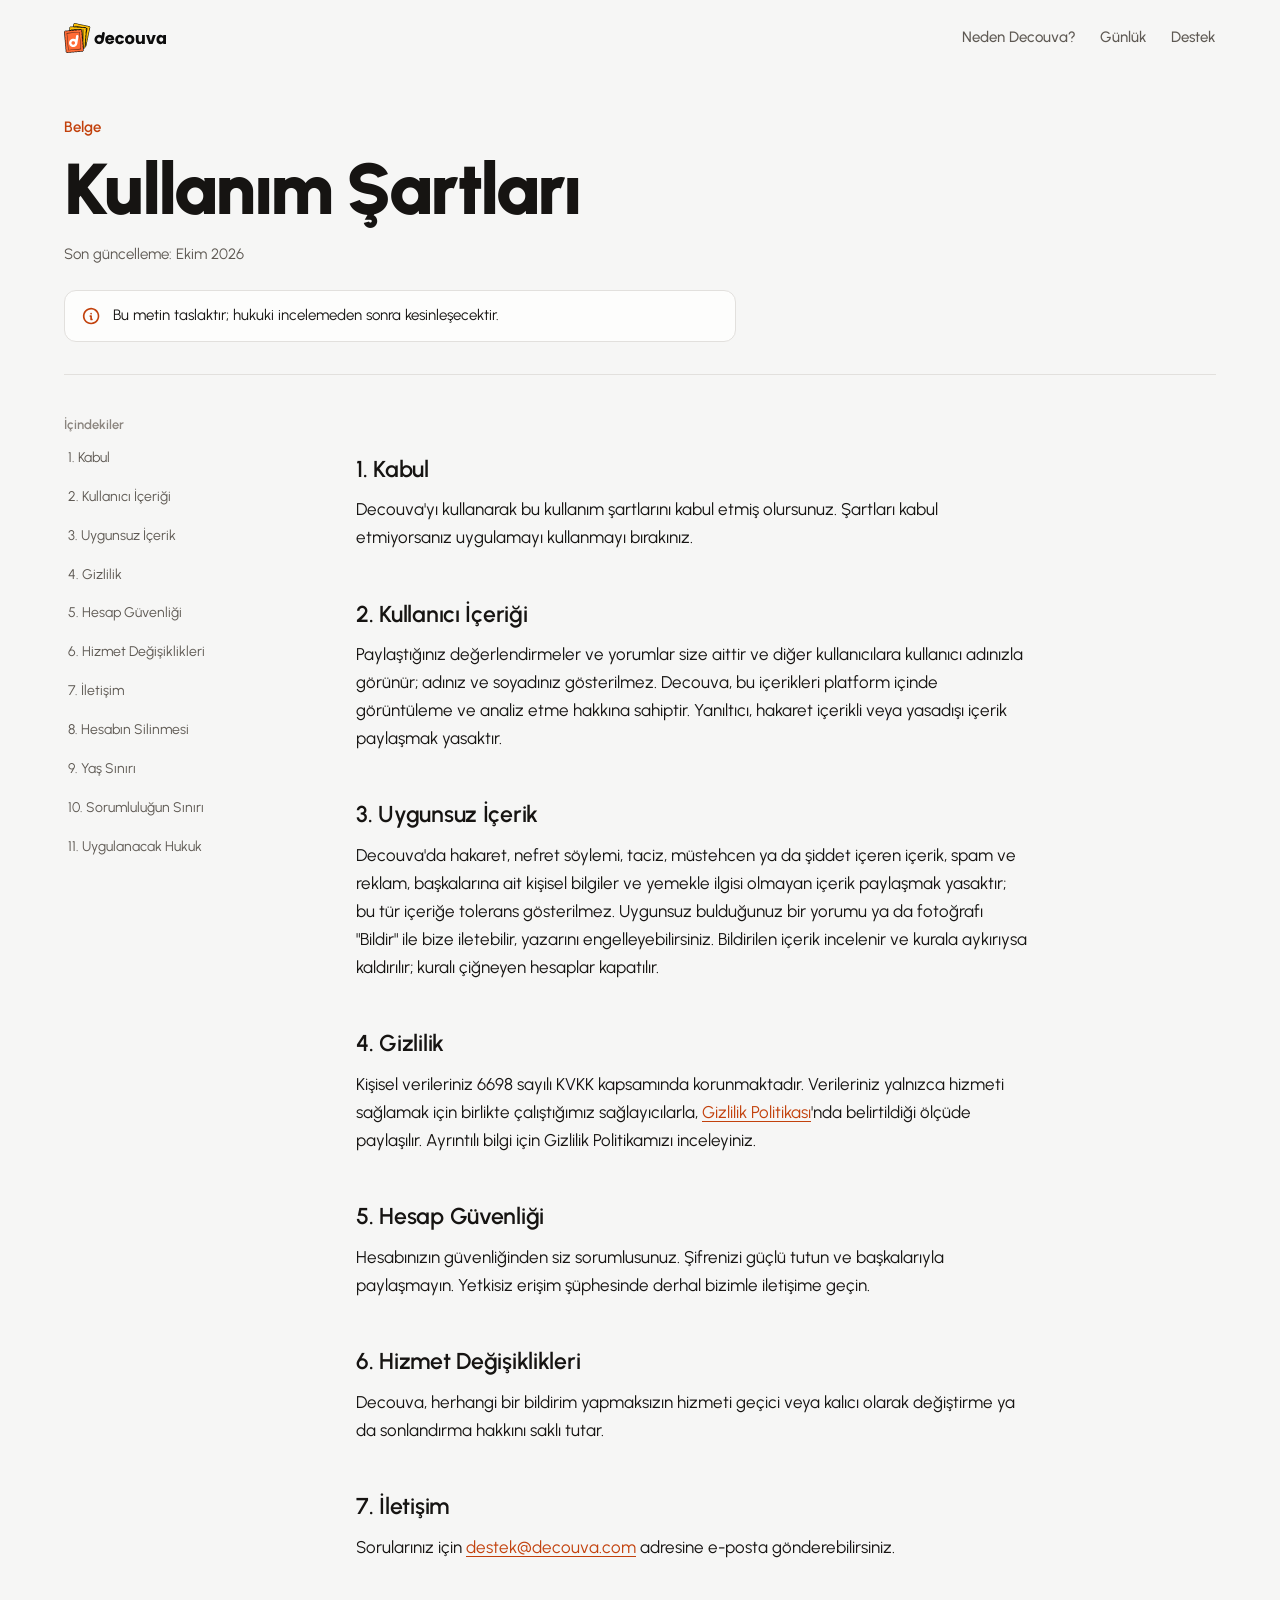
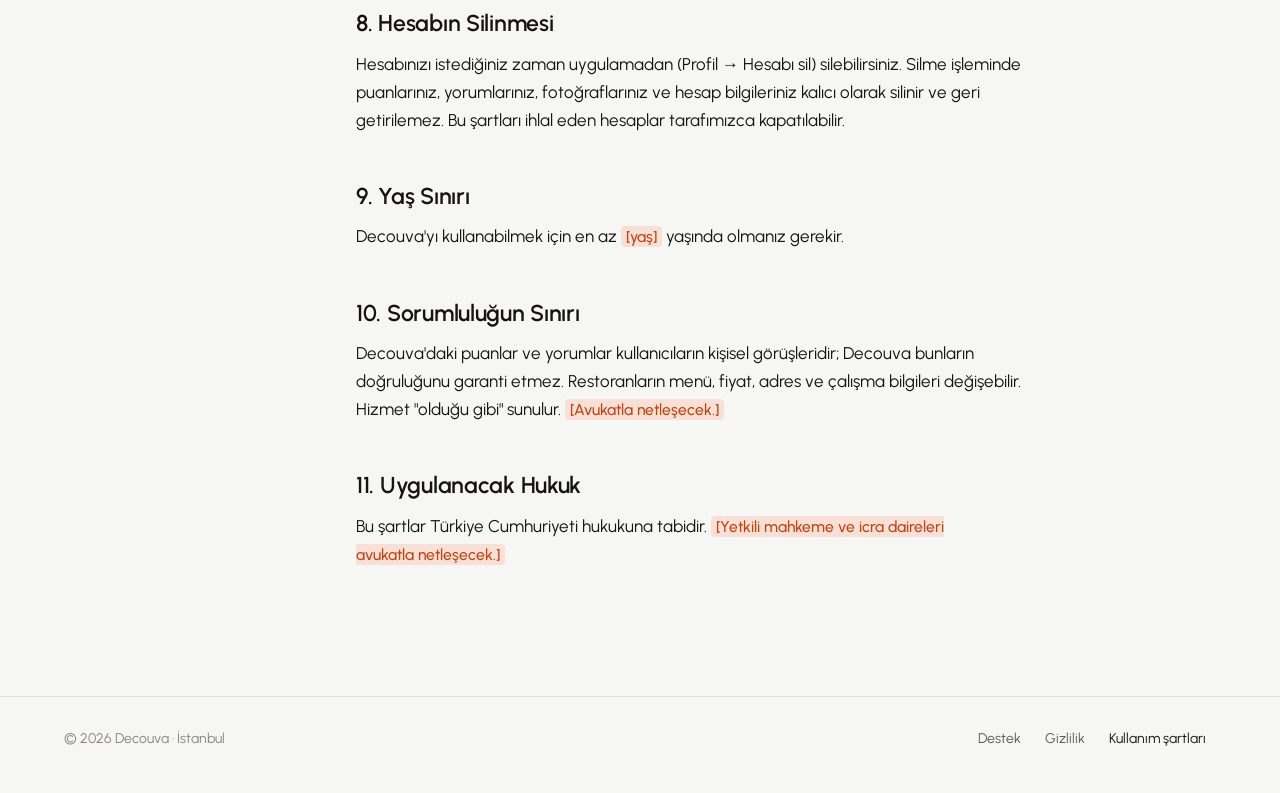
<file: kullanim-sartlari/index.html>
<!doctype html>
<html lang="tr">
<head>
  <meta charset="utf-8">
  <meta name="viewport" content="width=device-width, initial-scale=1">
  <title>Kullanım Şartları · Decouva</title>
  <meta name="description" content="Decouva kullanım şartları.">
  <meta name="theme-color" content="#f6f6f5" media="(prefers-color-scheme: light)">
  <meta name="theme-color" content="#0d0d0d" media="(prefers-color-scheme: dark)">
  <link rel="icon" href="/favicon.ico?v=2" sizes="any">
  <link rel="icon" type="image/svg+xml" href="/assets/favicon.svg?v=2">
  <link rel="apple-touch-icon" href="/assets/apple-touch-icon.png?v=2">
  <link rel="stylesheet" href="/assets/style.css?v=9">
</head>
<body>
  <a class="skip" href="#icerik">İçeriğe geç</a>

  <header class="top">
    <div class="wrap top__in">
      <a class="top__logo" href="/" aria-label="Decouva ana sayfa">
        <picture>
          <source srcset="/assets/logo-on-dark.svg?v=2" media="(prefers-color-scheme: dark)">
          <img src="/assets/logo-on-light.svg?v=2" alt="Decouva" width="102" height="30">
        </picture>
      </a>
      <nav aria-label="Ana menü">
        <a href="/#nasil">Neden Decouva?</a>
        <a class="opt" href="/#gunluk">Günlük</a>
        <a href="/destek">Destek</a>
      </nav>
    </div>
  </header>

  <main id="icerik" class="doc wrap">
    <!-- TASLAK (2.10, 14 Ekim 2026): 1–7 uygulamadaki metinle aynı
         (dishrate_mobile/lib/shared/widgets/terms_sheet.dart); 4. madde
         düzeltildi, 8–11 yeni. Avukat incelemesinden sonra kesinleşecek;
         değişen metin uygulamaya da işlenmeli (4.3). -->
    <header class="doc__head">
      <p class="eyebrow">Belge</p>
      <h1 class="display">Kullanım Şartları</h1>
      <p class="doc__meta">Son güncelleme: Ekim 2026</p>
      <p class="banner"><svg class="icon" aria-hidden="true"><use href="/assets/icons.svg#i-info-circle"/></svg><span>Bu metin taslaktır; hukuki incelemeden sonra kesinleşecektir.</span></p>
    </header>
    <nav class="toc" aria-label="İçindekiler">
      <p>İçindekiler</p>
      <ol>
        <li><a href="#m1">1. Kabul</a></li>
        <li><a href="#m2">2. Kullanıcı İçeriği</a></li>
        <li><a href="#m3">3. Uygunsuz İçerik</a></li>
        <li><a href="#m4">4. Gizlilik</a></li>
        <li><a href="#m5">5. Hesap Güvenliği</a></li>
        <li><a href="#m6">6. Hizmet Değişiklikleri</a></li>
        <li><a href="#m7">7. İletişim</a></li>
        <li><a href="#m8">8. Hesabın Silinmesi</a></li>
        <li><a href="#m9">9. Yaş Sınırı</a></li>
        <li><a href="#m10">10. Sorumluluğun Sınırı</a></li>
        <li><a href="#m11">11. Uygulanacak Hukuk</a></li>
      </ol>
    </nav>
    <article class="doc__body">
    <h2 id="m1">1. Kabul</h2>
    <p>Decouva'yı kullanarak bu kullanım şartlarını kabul etmiş olursunuz. Şartları kabul etmiyorsanız uygulamayı kullanmayı bırakınız.</p>

    <h2 id="m2">2. Kullanıcı İçeriği</h2>
    <p>Paylaştığınız değerlendirmeler ve yorumlar size aittir ve diğer kullanıcılara kullanıcı adınızla görünür; adınız ve soyadınız gösterilmez. Decouva, bu içerikleri platform içinde görüntüleme ve analiz etme hakkına sahiptir. Yanıltıcı, hakaret içerikli veya yasadışı içerik paylaşmak yasaktır.</p>

    <h2 id="m3">3. Uygunsuz İçerik</h2>
    <p>Decouva'da hakaret, nefret söylemi, taciz, müstehcen ya da şiddet içeren içerik, spam ve reklam, başkalarına ait kişisel bilgiler ve yemekle ilgisi olmayan içerik paylaşmak yasaktır; bu tür içeriğe tolerans gösterilmez. Uygunsuz bulduğunuz bir yorumu ya da fotoğrafı "Bildir" ile bize iletebilir, yazarını engelleyebilirsiniz. Bildirilen içerik incelenir ve kurala aykırıysa kaldırılır; kuralı çiğneyen hesaplar kapatılır.</p>

    <h2 id="m4">4. Gizlilik</h2>
    <p>Kişisel verileriniz 6698 sayılı KVKK kapsamında korunmaktadır. Verileriniz yalnızca hizmeti sağlamak için birlikte çalıştığımız sağlayıcılarla, <a href="/gizlilik">Gizlilik Politikası</a>'nda belirtildiği ölçüde paylaşılır. Ayrıntılı bilgi için Gizlilik Politikamızı inceleyiniz.</p>

    <h2 id="m5">5. Hesap Güvenliği</h2>
    <p>Hesabınızın güvenliğinden siz sorumlusunuz. Şifrenizi güçlü tutun ve başkalarıyla paylaşmayın. Yetkisiz erişim şüphesinde derhal bizimle iletişime geçin.</p>

    <h2 id="m6">6. Hizmet Değişiklikleri</h2>
    <p>Decouva, herhangi bir bildirim yapmaksızın hizmeti geçici veya kalıcı olarak değiştirme ya da sonlandırma hakkını saklı tutar.</p>

    <h2 id="m7">7. İletişim</h2>
    <p>Sorularınız için <a href="mailto:destek@decouva.com">destek@decouva.com</a> adresine e-posta gönderebilirsiniz.</p>

    <h2 id="m8">8. Hesabın Silinmesi</h2>
    <p>Hesabınızı istediğiniz zaman uygulamadan (Profil → Hesabı sil) silebilirsiniz. Silme işleminde puanlarınız, yorumlarınız, fotoğraflarınız ve hesap bilgileriniz kalıcı olarak silinir ve geri getirilemez. Bu şartları ihlal eden hesaplar tarafımızca kapatılabilir.</p>

    <h2 id="m9">9. Yaş Sınırı</h2>
    <p>Decouva'yı kullanabilmek için en az <span class="tbd">[yaş]</span> yaşında olmanız gerekir.</p>

    <h2 id="m10">10. Sorumluluğun Sınırı</h2>
    <p>Decouva'daki puanlar ve yorumlar kullanıcıların kişisel görüşleridir; Decouva bunların doğruluğunu garanti etmez. Restoranların menü, fiyat, adres ve çalışma bilgileri değişebilir. Hizmet "olduğu gibi" sunulur. <span class="tbd">[Avukatla netleşecek.]</span></p>

    <h2 id="m11">11. Uygulanacak Hukuk</h2>
    <p>Bu şartlar Türkiye Cumhuriyeti hukukuna tabidir. <span class="tbd">[Yetkili mahkeme ve icra daireleri avukatla netleşecek.]</span></p>
    </article>
  </main>

  <footer class="foot">
    <div class="wrap foot__in">
      <span>© 2026 Decouva · İstanbul</span>
      <nav aria-label="Alt menü">
        <a href="/destek">Destek</a>
        <a href="/gizlilik">Gizlilik</a>
        <a href="/kullanim-sartlari" aria-current="page">Kullanım şartları</a>
      </nav>
    </div>
  </footer>
</body>
</html>
</file>
<file: assets/style.css>
/* Decouva web sitesi (2.10; uygulamanın kimliğine taşındı 17 Ekim).
   Renk, yazı ve ölçüler uygulamadan birebir (dishrate_mobile/lib/core/theme):
   açık/koyu tema cihazı izler. Telefon içindeki ekranlar HTML; ölçüleri
   uygulamanın pt değerleri (--pt). Dış kaynak yok: font, ikon ve görseller
   sitenin kendi dosyası; çerez, analiz, JavaScript yok. */

@font-face { font-family: "Urbanist"; font-weight: 400; font-display: swap; src: url("fonts/Urbanist-Regular.woff") format("woff"); }
@font-face { font-family: "Urbanist"; font-weight: 500; font-display: swap; src: url("fonts/Urbanist-Medium.woff") format("woff"); }
@font-face { font-family: "Urbanist"; font-weight: 600; font-display: swap; src: url("fonts/Urbanist-SemiBold.woff") format("woff"); }
@font-face { font-family: "Urbanist"; font-weight: 900; font-display: swap; src: url("fonts/Urbanist-Black.woff") format("woff"); }

/* ── Token'lar (app_colors.dart) ─────────────────────────────────────────── */
:root {
  --bg: #f6f6f5;
  --surface: #fdfdfc;
  --surface-2: #edecea;
  --sheet: #fdfdfc;
  --divider: #e2e0dd;
  --text: #161412;
  --text-2: #5e5953;
  --text-3: #8a847e;
  --accent: #ff6b35;
  --accent-text: #c2410c;
  --on-accent: #140b06;
  --star: #e6a000;
  --nav-on: #e05620;
  --nav-off: #75706b;
  --fill: rgb(22 20 18 / .08);
  --field: #edecea;             /* panel içindeki giriş alanı */
  --shade: 40 30 20;            /* gölgeler zeminin tonunda */
  --veil: rgb(22 20 18 / .38);  /* panel arkasındaki karartma */
  color-scheme: light;
}
@media (prefers-color-scheme: dark) {
  :root {
    --bg: #0d0d0d;
    --surface: #171615;
    --surface-2: #211f1d;
    --sheet: #211f1d;
    --divider: #2b2926;
    --text: #f3f1ee;
    --text-2: #8f8a84;
    --text-3: #6f6a64;
    --accent-text: #ff6b35;
    --star: #eba500;
    --nav-on: #ff6b35;
    --nav-off: #7e7973;
    --fill: rgb(243 241 238 / .08);
    --field: rgb(243 241 238 / .06);
    --shade: 0 0 0;
    --veil: rgb(0 0 0 / .55);
    color-scheme: dark;
  }
}

/* ── Temel ───────────────────────────────────────────────────────────────── */
*, *::before, *::after { box-sizing: border-box; }
html { -webkit-text-size-adjust: 100%; scroll-behavior: smooth; scroll-padding-top: 24px; }
@media (prefers-reduced-motion: reduce) { html { scroll-behavior: auto; } }

body {
  margin: 0;
  background: var(--bg);
  color: var(--text);
  font: 400 17px/1.55 "Urbanist", -apple-system, BlinkMacSystemFont, "Segoe UI", sans-serif;
  -webkit-font-smoothing: antialiased;
  text-rendering: optimizeLegibility;
  overflow-x: clip;
}
h1, h2, h3 { margin: 0; font-weight: 600; text-wrap: balance; }
p { margin: 0; text-wrap: pretty; }
strong, b, th { font-weight: 600; }
img { display: block; max-width: 100%; height: auto; }
a { color: var(--accent-text); text-decoration-thickness: 1px; text-underline-offset: .2em; transition: color .2s, text-decoration-color .2s; }
a:hover { text-decoration-color: currentColor; }
:focus-visible { outline: 2px solid var(--accent); outline-offset: 3px; border-radius: 4px; }
.icon { width: 1em; height: 1em; fill: currentColor; flex: none; }
.sr { position: absolute; width: 1px; height: 1px; margin: -1px; overflow: hidden; clip-path: inset(50%); white-space: nowrap; }
.num { font-variant-numeric: tabular-nums; }

.wrap { width: 100%; max-width: 1200px; margin-inline: auto; padding-inline: 24px; }
@media (max-width: 480px) { .wrap { padding-inline: 16px; } }

.skip { position: absolute; left: 16px; top: -60px; z-index: 30; background: var(--text); color: var(--bg); padding: 10px 14px; border-radius: 8px; text-decoration: none; font-weight: 500; }
.skip:focus { top: 12px; }

/* Bölüm etiketi: küçük, turuncu, cümle düzeni */
.eyebrow { font-size: 15px; font-weight: 600; color: var(--accent-text); letter-spacing: -.005em; }

/* Reklam başlığı: tanıtımdaki Urbanist Black */
.display {
  font-weight: 900;
  letter-spacing: -.035em;
  line-height: 1.02;
}

/* Ana eylem: uygulamanın 52 pt, 12 radius düğmesi */
.btn {
  display: inline-flex; align-items: center; justify-content: center; gap: 8px;
  min-height: 52px; padding: 0 22px; border-radius: 12px;
  background: var(--accent); color: var(--on-accent);
  font: 500 16px/1 "Urbanist", sans-serif; text-decoration: none;
  transition: background-color .2s, transform .15s;
}
.btn:hover { background: #ff7c4b; }
.btn:active { transform: scale(.98); }
.btn .icon { font-size: 20px; }

.textlink {
  display: inline-flex; align-items: center; gap: 6px;
  color: var(--text); font-weight: 500; text-decoration: none;
  min-height: 44px;
}
.textlink span { border-bottom: 1px solid var(--divider); padding-bottom: 1px; transition: border-color .2s; }
.textlink:hover span { border-color: currentColor; }
.textlink .icon { font-size: 18px; color: var(--accent-text); transition: transform .25s cubic-bezier(.2, .8, .3, 1); }
.textlink:hover .icon { transform: translateY(2px); }

/* ── Üst şerit ───────────────────────────────────────────────────────────── */
.top__in { display: flex; align-items: center; justify-content: space-between; gap: 16px; height: 76px; }
.top__logo { display: flex; align-items: center; min-height: 44px; }
.top__logo img { height: 30px; width: auto; }
.top nav { display: flex; gap: 4px; margin-right: -10px; }
.top nav a {
  display: flex; align-items: center; min-height: 44px; padding: 0 10px;
  color: var(--text-2); text-decoration: none; font-weight: 500; font-size: 15px;
  transition: color .2s;
}
.top nav a:hover, .top nav a[aria-current="page"] { color: var(--text); }
@media (max-width: 400px) { .top nav .opt { display: none; } }

/* ── Telefon ─────────────────────────────────────────────────────────────── */
/* Gövde iki temada da koyu (fiziksel cihaz). İçeride 1 uygulama pt'si = --pt;
   ekran 393 pt genişliğinde düşünülür. --pt yalnız .screen'in içinde kullanılır. */
.phone { container-type: inline-size; width: 100%; }
.phone__body {
  position: relative;
  aspect-ratio: 417 / 876;
  padding: 2.9cqw;
  border-radius: 15.5cqw;
  background: #1c1b1a;
  box-shadow:
    inset 0 0 0 .3cqw #3a3835,
    inset 0 0 0 .9cqw #121110,
    0 2px 4px rgb(var(--shade) / .14),
    0 24px 48px -12px rgb(var(--shade) / .32),
    0 60px 90px -40px rgb(var(--shade) / .38);
}
.screen {
  --pt: calc(100cqw / 393);
  container-type: inline-size;
  position: relative;
  height: 100%;
  overflow: hidden;
  border-radius: 13cqw;
  background: var(--bg);
  color: var(--text);
  font-size: calc(var(--pt) * 15);
  line-height: 1.3;
  isolation: isolate;
}
.island {
  position: absolute; z-index: 5; left: 50%; top: calc(var(--pt) * 11);
  width: calc(var(--pt) * 124); height: calc(var(--pt) * 36);
  translate: -50% 0; border-radius: 999px; background: #000;
}
.status {
  position: relative; z-index: 4;
  display: flex; justify-content: space-between; align-items: center;
  height: calc(var(--pt) * 54);
  padding: calc(var(--pt) * 4) calc(var(--pt) * 32) 0 calc(var(--pt) * 48);
  font-size: calc(var(--pt) * 17); font-weight: 600; letter-spacing: -.01em;
}
.status svg { width: calc(var(--pt) * 74); height: calc(var(--pt) * 13); fill: currentColor; }
.screen .icon { width: 1em; height: 1em; }

/* Ortak ekran parçaları */
.s-pad { padding-inline: calc(var(--pt) * 20); }
.s-title { font-size: calc(var(--pt) * 19); font-weight: 600; letter-spacing: -.005em; line-height: 1.25; }
.s-caption { font-size: calc(var(--pt) * 13); color: var(--text-2); line-height: 1.4; }
.s-name { font-size: calc(var(--pt) * 15); font-weight: 500; line-height: 1.3; }
.s-rating { display: inline-flex; align-items: center; gap: calc(var(--pt) * 4); font-size: calc(var(--pt) * 13); font-weight: 500; font-variant-numeric: tabular-nums; }
.s-rating .icon { color: var(--star); font-size: calc(var(--pt) * 13); }
.s-photo { display: block; width: 100%; object-fit: cover; background: var(--fill); }

/* Alt menü (main_scaffold.dart) */
.tabbar {
  position: absolute; z-index: 3; left: 0; right: 0; bottom: 0;
  display: grid; grid-template-columns: repeat(5, 1fr); align-items: start;
  height: calc(var(--pt) * 90); padding-top: calc(var(--pt) * 7);
  background: var(--bg);
  border-top: max(1px, calc(var(--pt) * .5)) solid var(--divider);
}
.tab { display: flex; flex-direction: column; align-items: center; gap: calc(var(--pt) * 3); color: var(--nav-off); font-size: calc(var(--pt) * 11); font-weight: 500; }
.tab .icon { font-size: calc(var(--pt) * 24); }
.tab.on { color: var(--nav-on); }
.tab-plus {
  justify-self: center; align-self: center; margin-top: calc(var(--pt) * -10);
  display: grid; place-items: center;
  width: calc(var(--pt) * 48); height: calc(var(--pt) * 40);
  background: var(--accent); color: #fff;
  -webkit-mask: url("stamp-shape.svg") center / 100% 100% no-repeat;
          mask: url("stamp-shape.svg") center / 100% 100% no-repeat;
}
.tab-plus .icon { font-size: calc(var(--pt) * 22); }
.home-bar {
  position: absolute; z-index: 4; left: 50%; bottom: calc(var(--pt) * 8);
  width: calc(var(--pt) * 134); height: calc(var(--pt) * 5); translate: -50% 0;
  border-radius: 99px; background: var(--text);
}

/* Keşfet */
.d-head { display: flex; align-items: center; justify-content: space-between; height: calc(var(--pt) * 60); }
.d-head img { height: calc(var(--pt) * 18); width: auto; }
.d-loc { display: flex; align-items: center; gap: calc(var(--pt) * 4); font-size: calc(var(--pt) * 14); font-weight: 500; }
.d-loc .icon:first-child { font-size: calc(var(--pt) * 16); color: var(--text-2); }
.d-loc .icon:last-child { font-size: calc(var(--pt) * 13); color: var(--text-2); }
.chips { display: flex; gap: calc(var(--pt) * 8); height: calc(var(--pt) * 44); align-items: center; overflow: hidden; white-space: nowrap; }
.chip { flex: none; display: flex; align-items: center; height: calc(var(--pt) * 36); padding: 0 calc(var(--pt) * 16); border-radius: 999px; background: var(--fill); font-size: calc(var(--pt) * 14); font-weight: 500; }
.chip.on { background: var(--accent); color: #fff; }
.d-section { margin-top: calc(var(--pt) * 20); }
.d-section .s-caption { margin-top: calc(var(--pt) * 2); }
.d-lead { margin-top: calc(var(--pt) * 12); }
.d-lead .s-photo { aspect-ratio: 16 / 10; border-radius: calc(var(--pt) * 12); }
.d-lead__row { display: flex; align-items: baseline; gap: 0; margin-top: calc(var(--pt) * 12); }
.d-rank { flex: none; width: calc(var(--pt) * 28); font-size: calc(var(--pt) * 16); font-weight: 500; color: var(--text-3); font-variant-numeric: tabular-nums; }
.d-lead__name { flex: 1; font-size: calc(var(--pt) * 16); font-weight: 600; }
.d-lead__meta { margin: calc(var(--pt) * 2) 0 0 calc(var(--pt) * 28); }
.d-rows { margin-top: calc(var(--pt) * 6); }
.d-row { display: flex; align-items: center; padding: calc(var(--pt) * 12) 0; }
.d-row .s-photo { width: calc(var(--pt) * 56); height: calc(var(--pt) * 56); border-radius: calc(var(--pt) * 8); flex: none; }
.d-row__text { flex: 1; min-width: 0; margin: 0 calc(var(--pt) * 12); }
.d-row__text > * { white-space: nowrap; overflow: hidden; text-overflow: ellipsis; }
.d-row__text .s-caption { margin-top: calc(var(--pt) * 2); }

/* Yemek paneli (dish_sheet.dart) */
.veil { position: absolute; inset: 0; z-index: 1; background: var(--veil); }
.sheet {
  position: absolute; z-index: 2; left: 0; right: 0; bottom: 0; top: calc(var(--pt) * 64);
  overflow: hidden; border-radius: calc(var(--pt) * 20) calc(var(--pt) * 20) 0 0; background: var(--sheet);
}
.sheet__photo { position: relative; }
.sheet__photo .s-photo { aspect-ratio: 4 / 3; }
.sheet__handle { position: absolute; left: 50%; top: calc(var(--pt) * 8); width: calc(var(--pt) * 36); height: calc(var(--pt) * 4); translate: -50% 0; border-radius: 4px; background: rgb(255 255 255 / .7); }
.sheet__body { padding: calc(var(--pt) * 20); }
.sheet__name { font-size: calc(var(--pt) * 26); font-weight: 600; letter-spacing: -.012em; line-height: 1.15; }
.sheet__place { display: flex; align-items: center; gap: calc(var(--pt) * 2); margin-top: calc(var(--pt) * 8); font-size: calc(var(--pt) * 15); font-weight: 500; }
.sheet__place .icon { font-size: calc(var(--pt) * 14); color: var(--text-2); }
.sheet__body > .s-caption { margin-top: calc(var(--pt) * 2); }
.sheet__score { display: flex; align-items: center; gap: calc(var(--pt) * 12); margin-top: calc(var(--pt) * 24); }
.sheet__big { font-size: calc(var(--pt) * 34); font-weight: 500; letter-spacing: -.018em; line-height: 1; font-variant-numeric: tabular-nums; }
.stars { display: flex; gap: calc(var(--pt) * 1.7); color: var(--star); font-size: calc(var(--pt) * 14); }
.stars .icon.off { color: var(--text-3); }
.sheet__score .s-caption { margin-top: calc(var(--pt) * 4); }
.sheet__rule { height: max(1px, calc(var(--pt) * .5)); background: var(--divider); margin: calc(var(--pt) * 24) 0 calc(var(--pt) * 20); }
.review__head { display: flex; justify-content: space-between; align-items: center; margin-top: calc(var(--pt) * 14); }
.review__who { font-size: calc(var(--pt) * 14); font-weight: 600; }
.review .stars { font-size: calc(var(--pt) * 12); }
.review p { margin-top: calc(var(--pt) * 6); font-size: calc(var(--pt) * 15); line-height: 1.5; }
.review .s-caption { margin-top: calc(var(--pt) * 6); color: var(--text-3); }
.sheet__foot {
  position: absolute; left: 0; right: 0; bottom: 0; display: flex; gap: calc(var(--pt) * 12);
  padding: calc(var(--pt) * 12) calc(var(--pt) * 20) calc(var(--pt) * 34); background: var(--sheet);
  border-top: max(1px, calc(var(--pt) * .5)) solid var(--divider);
}
.sheet__mark { flex: none; display: grid; place-items: center; width: calc(var(--pt) * 52); height: calc(var(--pt) * 52); border-radius: calc(var(--pt) * 12); border: 1px solid var(--divider); font-size: calc(var(--pt) * 22); }
.sheet__cta { flex: 1; display: grid; place-items: center; height: calc(var(--pt) * 52); border-radius: calc(var(--pt) * 12); background: var(--accent); color: var(--on-accent); font-size: calc(var(--pt) * 16); font-weight: 500; }

/* Puanlama 3. adım (step3_rate_item.dart) */
.r-top { display: flex; align-items: center; justify-content: space-between; height: calc(var(--pt) * 48); padding: 0 calc(var(--pt) * 14); color: var(--text); }
.r-top .icon { font-size: calc(var(--pt) * 22); }
.r-top .icon:last-child { color: var(--text-2); }
.r-steps { display: flex; gap: calc(var(--pt) * 6); width: calc(var(--pt) * 96); }
.r-steps i { flex: 1; height: calc(var(--pt) * 3); border-radius: 2px; background: var(--accent); }
.r-dish { display: flex; align-items: center; gap: calc(var(--pt) * 12); margin-top: calc(var(--pt) * 12); }
.r-dish .s-photo { width: calc(var(--pt) * 48); height: calc(var(--pt) * 48); border-radius: calc(var(--pt) * 8); }
.r-ask { margin-top: calc(var(--pt) * 32); font-size: calc(var(--pt) * 30); font-weight: 600; letter-spacing: -.01em; line-height: 1.12; }
.r-stars { display: flex; justify-content: center; margin-top: calc(var(--pt) * 24); }
.r-star { position: relative; width: calc(var(--pt) * 50); height: calc(var(--pt) * 50); padding: calc(var(--pt) * 2); }
.r-star .icon { position: absolute; inset: calc(var(--pt) * 2); width: calc(var(--pt) * 46); height: calc(var(--pt) * 46); }
.r-star .icon:first-child { color: color-mix(in srgb, var(--star) 75%, transparent); }
.r-star .icon:last-child { color: var(--star); }
.r-star.half .icon:last-child { clip-path: inset(0 50% 0 0); }
.r-score { position: relative; display: grid; justify-items: center; margin-top: calc(var(--pt) * 16); height: calc(var(--pt) * 34); }
.r-score > * { grid-area: 1 / 1; display: flex; align-items: baseline; gap: calc(var(--pt) * 10); }
.r-score b { font-size: calc(var(--pt) * 28); font-weight: 500; letter-spacing: -.02em; font-variant-numeric: tabular-nums; }
.r-score span, .r-hint { font-size: calc(var(--pt) * 16); color: var(--text-2); }
.r-hint { align-self: center; }
.r-field { margin-top: calc(var(--pt) * 28); }
.r-label { display: flex; align-items: baseline; gap: calc(var(--pt) * 6); font-size: calc(var(--pt) * 16); font-weight: 600; }
.r-label small { font-size: calc(var(--pt) * 13); font-weight: 400; color: var(--text-3); }
.r-input {
  margin-top: calc(var(--pt) * 10); min-height: calc(var(--pt) * 96);
  padding: calc(var(--pt) * 12) calc(var(--pt) * 14); border-radius: calc(var(--pt) * 12);
  background: var(--field); font-size: calc(var(--pt) * 15); line-height: 1.5;
}
.r-input::after { content: ""; display: inline-block; width: calc(var(--pt) * 1.5); height: 1.1em; margin-left: 1px; vertical-align: -.15em; background: var(--accent); animation: caret 1.1s steps(1) infinite; }
@keyframes caret { 50% { opacity: 0; } }
.r-photo-btn { display: inline-flex; align-items: center; gap: calc(var(--pt) * 8); margin-top: calc(var(--pt) * 10); padding: calc(var(--pt) * 10) calc(var(--pt) * 14); border-radius: calc(var(--pt) * 12); border: 1px solid var(--divider); font-size: calc(var(--pt) * 15); font-weight: 500; }
.r-photo-btn .icon { font-size: calc(var(--pt) * 20); color: var(--text-2); }

/* Yıldızların dolması: tanıtımdaki puanlama gibi, 7 sn'lik döngü */
@media (prefers-reduced-motion: no-preference) {
  .r-star .icon:last-child { animation: 7s cubic-bezier(.3, 1.5, .5, 1) infinite; }
  .r-star:nth-child(1) .icon:last-child { animation-name: fill1; }
  .r-star:nth-child(2) .icon:last-child { animation-name: fill2; }
  .r-star:nth-child(3) .icon:last-child { animation-name: fill3; }
  .r-star:nth-child(4) .icon:last-child { animation-name: fill4; }
  .r-star:nth-child(5) .icon:last-child { animation-name: fill5; }
  .r-score > * { animation: 7s ease infinite; }
  .r-score .r-hint { animation-name: hint; }
  .r-score .r-result { animation-name: result; }
}
@keyframes fill1 { 0%, 14% { opacity: 0; scale: .6; } 18%, 90% { opacity: 1; scale: 1; } 96%, 100% { opacity: 0; scale: 1; } }
@keyframes fill2 { 0%, 20% { opacity: 0; scale: .6; } 24%, 90% { opacity: 1; scale: 1; } 96%, 100% { opacity: 0; scale: 1; } }
@keyframes fill3 { 0%, 26% { opacity: 0; scale: .6; } 30%, 90% { opacity: 1; scale: 1; } 96%, 100% { opacity: 0; scale: 1; } }
@keyframes fill4 { 0%, 32% { opacity: 0; scale: .6; } 36%, 90% { opacity: 1; scale: 1; } 96%, 100% { opacity: 0; scale: 1; } }
@keyframes fill5 { 0%, 38% { opacity: 0; scale: .6; } 42%, 90% { opacity: 1; scale: 1; } 96%, 100% { opacity: 0; scale: 1; } }
@keyframes hint { 0%, 12% { opacity: 1; } 15%, 94% { opacity: 0; } 98%, 100% { opacity: 1; } }
@keyframes result { 0%, 42% { opacity: 0; translate: 0 6px; } 46%, 90% { opacity: 1; translate: 0 0; } 95%, 100% { opacity: 0; translate: 0 0; } }
@media (prefers-reduced-motion: reduce) {
  .r-score .r-hint { visibility: hidden; }
  .r-input::after { animation: none; }
}

/* İstek Listesi paneli (profile_screen.dart, _WishlistSheet); yukarı çekilmiş hali (0.9) */
.w-sheet { top: calc(var(--pt) * 85); background: var(--surface); }
.w-handle { display: block; width: calc(var(--pt) * 36); height: calc(var(--pt) * 4); margin: calc(var(--pt) * 12) auto calc(var(--pt) * 8); border-radius: 4px; background: var(--divider); }
.w-head {
  display: flex; align-items: center; gap: calc(var(--pt) * 8);
  padding: calc(var(--pt) * 4) calc(var(--pt) * 20) calc(var(--pt) * 12);
  border-bottom: max(1px, calc(var(--pt) * .5)) solid var(--divider);
  font-size: calc(var(--pt) * 15); font-weight: 500;
}
.w-head .icon { font-size: calc(var(--pt) * 20); color: var(--text-2); }
.w-head .s-caption { margin-left: auto; font-weight: 400; }
.w-list { padding: calc(var(--pt) * 8) calc(var(--pt) * 16) 0; }
.w-item {
  margin-bottom: calc(var(--pt) * 8); padding: calc(var(--pt) * 12) calc(var(--pt) * 14) calc(var(--pt) * 10);
  border-radius: calc(var(--pt) * 12); background: var(--surface); border: max(1px, calc(var(--pt) * .5)) solid var(--divider);
}
.w-item__row { display: flex; align-items: center; gap: calc(var(--pt) * 12); }
.w-item__row .s-photo { flex: none; width: calc(var(--pt) * 40); height: calc(var(--pt) * 40); border-radius: calc(var(--pt) * 10); }
.w-item__text { flex: 1; min-width: 0; }
.w-item__text p:first-child { font-size: calc(var(--pt) * 15); line-height: 1.5; }
.w-item__text .s-caption { margin-top: calc(var(--pt) * 2); }
.w-item__remove { padding: 0 calc(var(--pt) * 8); font-size: calc(var(--pt) * 13); font-weight: 500; color: var(--text-2); white-space: nowrap; }
.w-item__cta {
  display: flex; align-items: center; justify-content: center; gap: calc(var(--pt) * 8);
  height: calc(var(--pt) * 40); margin-top: calc(var(--pt) * 10);
  border-radius: calc(var(--pt) * 12); border: max(1px, calc(var(--pt) * 1)) solid color-mix(in srgb, var(--accent) 50%, transparent);
  color: var(--accent); font-size: calc(var(--pt) * 13); font-weight: 500;
}
.w-item__cta .icon { font-size: calc(var(--pt) * 16); }

/* Kırpılmış telefon: alt kenarı bölüm çizgisinde kesilir */
.crop { overflow: hidden; aspect-ratio: 417 / 640; }

/* ── Ana sayfa: giriş ────────────────────────────────────────────────────── */
.hero {
  display: grid;
  grid-template-columns: minmax(0, 1.25fr) minmax(0, .75fr);
  gap: 40px 64px;
  align-items: center;
  padding-top: 40px;
  padding-bottom: 136px;
}
.hero h1 { font-size: clamp(52px, 8.4vw, 112px); }
.hero h1 .line { display: block; }
.hero h1 .rotor { display: grid; justify-items: start; color: var(--accent); }
.rotor span { grid-area: 1 / 1; }
.rotor span:not(:first-child) { visibility: hidden; }
@media (prefers-reduced-motion: no-preference) {
  .rotor span { visibility: visible !important; opacity: 0; animation: rotor 10s cubic-bezier(.2, .8, .2, 1) infinite both; }
  .rotor span:nth-child(2) { animation-delay: 2.5s; }
  .rotor span:nth-child(3) { animation-delay: 5s; }
  .rotor span:nth-child(4) { animation-delay: 7.5s; }
}
@keyframes rotor {
  0% { opacity: 0; translate: 0 .32em; }
  3%, 25% { opacity: 1; translate: 0 0; }
  28%, 100% { opacity: 0; translate: 0 -.24em; }
}
.hero .lead { margin-top: 28px; font-size: 20px; line-height: 1.5; color: var(--text-2); max-width: 31em; }
.hero__meta { display: flex; flex-wrap: wrap; align-items: center; gap: 8px 28px; margin-top: 32px; }
.soon { display: inline-flex; align-items: center; gap: 10px; font-size: 15px; font-weight: 500; color: var(--text-2); }
.soon::before { content: ""; width: 7px; height: 7px; border-radius: 50%; background: var(--accent); }

.hero__device { position: relative; justify-self: end; width: min(100%, 360px); }
.hero__stamp {
  position: absolute; z-index: 2; width: 42%; left: -22%; bottom: 9%;
  rotate: -9deg;
  filter: drop-shadow(0 2px 2px rgb(var(--shade) / .18)) drop-shadow(0 18px 24px rgb(var(--shade) / .28));
}

/* Girişte sıralı beliriş */
@media (prefers-reduced-motion: no-preference) {
  .hero h1, .hero .lead, .hero__meta, .hero__device { animation: rise .9s cubic-bezier(.2, .8, .2, 1) both; }
  .hero .lead { animation-delay: .12s; }
  .hero__meta { animation-delay: .22s; }
  .hero__device { animation-delay: .1s; animation-duration: 1.1s; }
  .hero__stamp { animation: slap .7s cubic-bezier(.2, 1.4, .4, 1) .75s both; }
}
@keyframes rise { from { opacity: 0; translate: 0 24px; } }
@keyframes slap { from { opacity: 0; scale: 1.25; rotate: -2deg; } }

/* ── Neden yemek ─────────────────────────────────────────────────────────── */
.why {
  display: grid; grid-template-columns: minmax(0, 1fr) minmax(0, 1fr);
  gap: 48px 88px; align-items: start;
  padding-top: 24px; padding-bottom: 152px;
}
.why h2 { font-size: clamp(36px, 4.6vw, 60px); }
.why h2 em { font-style: normal; color: var(--accent); }
.why__copy p:not(.eyebrow) { margin-top: 24px; color: var(--text-2); max-width: 30em; }
.why__copy p + p:not(.eyebrow) { margin-top: 14px; }

.ledger { margin: 6px 0 0; }
.ledger__head { display: flex; justify-content: space-between; align-items: end; gap: 16px; padding-bottom: 20px; border-bottom: 1px solid var(--divider); }
.ledger__place { font-size: 15px; color: var(--text-2); }
.ledger__place strong { display: block; color: var(--text); font-size: 20px; letter-spacing: -.01em; margin-bottom: 2px; }
.ledger__avg { text-align: right; color: var(--text-3); font-size: 13px; white-space: nowrap; }
.ledger__avg b { display: block; font-size: 40px; font-weight: 500; letter-spacing: -.03em; line-height: 1; color: var(--text-3); text-decoration: line-through; text-decoration-thickness: 2px; text-decoration-color: var(--accent); margin-bottom: 6px; }
.ledger ol { list-style: none; margin: 0; padding: 0; }
.ledger li { display: grid; grid-template-columns: minmax(0, 1fr) auto 3.2em; align-items: center; gap: 4px 16px; padding: 18px 0; border-bottom: 1px solid var(--divider); }
.ledger__dish { font-size: 18px; font-weight: 500; }
.ledger__dish small { display: block; font-size: 14px; font-weight: 400; color: var(--text-2); }
.ledger .stars { gap: 2px; font-size: 16px; }
.ledger__score { font-size: 24px; font-weight: 500; letter-spacing: -.02em; text-align: right; }
.ledger li.low .ledger__score { color: var(--text-3); }
.ledger__note { margin-top: 16px; font-size: 14px; color: var(--text-3); }

/* ── Neden Decouva ───────────────────────────────────────────────────────── */
.how > header { max-width: 40rem; }
.how h2 { font-size: clamp(36px, 4.6vw, 60px); }
.how h2 em { font-style: normal; color: var(--accent); }
.step {
  display: grid; grid-template-columns: minmax(0, 1fr) minmax(0, 1fr);
  gap: 40px 88px; align-items: end;
  margin-top: 88px;
  border-bottom: 1px solid var(--divider);
}
.step__text { align-self: center; padding-bottom: 40px; max-width: 30rem; }
.step h3 { font-size: clamp(28px, 3vw, 38px); letter-spacing: -.025em; line-height: 1.1; }
.step__text p { margin-top: 16px; color: var(--text-2); }
.step__text > div + div { margin-top: 56px; }   /* ilk iki madde aynı telefonu paylaşıyor */
.step .phone { width: min(100%, 380px); justify-self: center; }
.step--flip .step__text { order: 2; }
.how--after .step { margin-top: 128px; }   /* Günlük bandından sonra */

/* ── Günlük bandı ────────────────────────────────────────────────────────── */
.diary {
  margin-top: 136px;
  background: var(--surface-2);
  border-block: 1px solid var(--divider);
  padding-block: 104px 120px;
}
.diary__head { display: grid; grid-template-columns: minmax(0, 1.1fr) minmax(0, .9fr); gap: 20px 88px; align-items: end; }
.diary h2 { font-size: clamp(36px, 4.6vw, 60px); }
.diary h2 em { font-style: normal; color: var(--accent); }
.diary__head > p { color: var(--text-2); max-width: 30em; }
.month { display: flex; justify-content: space-between; align-items: baseline; margin-top: 64px; padding-bottom: 14px; border-bottom: 1px solid var(--divider); }
.month h3 { font-size: 22px; letter-spacing: -.01em; }
.month span { color: var(--text-2); font-size: 16px; }
.stamps { list-style: none; margin: 0; padding: 40px 0 0; display: grid; grid-template-columns: repeat(4, minmax(0, 1fr)); gap: 48px clamp(20px, 4.4vw, 64px); }
.stamps li { text-align: center; }
.stamps img {
  width: 100%;
  filter: drop-shadow(0 1px 1px rgb(var(--shade) / .16)) drop-shadow(0 10px 14px rgb(var(--shade) / .2));
  transition: transform .35s cubic-bezier(.2, 1.3, .4, 1), filter .35s;
}
.stamps li:nth-child(4n+1) img { transform: rotate(-2.5deg); }
.stamps li:nth-child(4n+2) img { transform: rotate(1.5deg); }
.stamps li:nth-child(4n+3) img { transform: rotate(-1deg); }
.stamps li:nth-child(4n) img { transform: rotate(2.5deg); }
.stamps li:hover img { transform: rotate(0) translateY(-6px); filter: drop-shadow(0 1px 1px rgb(var(--shade) / .14)) drop-shadow(0 18px 22px rgb(var(--shade) / .24)); }
.stamps p { margin-top: 14px; font-size: 15px; font-weight: 500; }
.stamps p small { display: block; font-size: 13px; font-weight: 400; color: var(--text-2); }
.slot { aspect-ratio: 1; margin: 6%; border: 1.5px dashed var(--text-3); border-radius: 4px; opacity: .5; }

/* ── Kapanış ─────────────────────────────────────────────────────────────── */
.end {
  display: grid; grid-template-columns: minmax(0, 1fr) auto; gap: 40px 64px; align-items: center;
  padding-top: 144px; padding-bottom: 152px;
}
.end h2 { font-size: clamp(44px, 7vw, 96px); }
.end h2 span { display: block; color: var(--text-3); }
.end__meta { margin-top: 32px; font-size: 18px; color: var(--text-2); }
.end__meta a { font-weight: 600; }
.end__logo img { width: clamp(137px, 16.4vw, 201px); }   /* v2 logo: v1 yüksekliği korunur */

/* ── Alt şerit ───────────────────────────────────────────────────────────── */
.foot { border-top: 1px solid var(--divider); }
.foot__in { display: flex; flex-wrap: wrap; justify-content: space-between; align-items: center; gap: 8px 28px; padding-top: 20px; padding-bottom: 32px; font-size: 14px; color: var(--text-3); }
.foot nav { display: flex; flex-wrap: wrap; gap: 0 4px; margin-left: -10px; }
.foot a { display: flex; align-items: center; min-height: 44px; padding: 0 10px; color: var(--text-2); text-decoration: none; transition: color .2s; }
.foot a:hover, .foot a[aria-current="page"] { color: var(--text); }
.foot__note { flex-basis: 100%; font-size: 13px; color: var(--text-3); }

/* ── Görünüme girerken (yalnız destekleyen tarayıcıda) ───────────────────── */
@supports (animation-timeline: view()) {
  @media (prefers-reduced-motion: no-preference) {
    .reveal { animation: reveal linear both; animation-timeline: view(); animation-range: entry 0% entry 55%; }
    @keyframes reveal { from { opacity: 0; translate: 0 48px; } }
  }
}

/* ── Metin sayfaları (gizlilik, şartlar) ─────────────────────────────────── */
.doc { display: grid; grid-template-columns: 220px minmax(0, 1fr); gap: 32px 72px; padding-top: 40px; padding-bottom: 128px; }
.doc__head { grid-column: 1 / -1; padding-bottom: 32px; border-bottom: 1px solid var(--divider); }
.doc__head h1 { margin-top: 14px; font-size: clamp(40px, 6vw, 72px); }
.doc__meta { margin-top: 16px; font-size: 15px; color: var(--text-2); }
.banner {
  display: flex; gap: 12px; align-items: flex-start;
  margin-top: 24px; max-width: 42rem; padding: 14px 16px;
  border-radius: 12px; background: var(--surface); border: 1px solid var(--divider);
  font-size: 15px; line-height: 1.45;
}
.banner .icon { font-size: 20px; margin-top: 1px; color: var(--accent-text); }
.toc { position: sticky; top: 24px; align-self: start; padding-top: 8px; }
.toc p { font-size: 13px; font-weight: 600; color: var(--text-3); margin-bottom: 8px; }
.toc ol { list-style: none; margin: 0; padding: 0; }
.toc a { display: block; padding: 6px 0; font-size: 14px; line-height: 1.35; color: var(--text-2); text-decoration: none; transition: color .2s; }
.toc a:hover { color: var(--text); }
.doc__body { max-width: 42rem; }
.doc__body > p:first-child { font-size: 19px; color: var(--text); }
.doc h2 { font-size: 23px; letter-spacing: -.012em; line-height: 1.25; margin: 48px 0 12px; scroll-margin-top: 24px; }
.doc__body > p:first-child + h2 { margin-top: 40px; }
.doc__body > p, .doc li { font-size: 17px; line-height: 1.65; }
.doc__body > p + p { margin-top: 14px; }
.doc ul { padding-left: 20px; margin: 12px 0; }
.doc li { margin: 8px 0; padding-left: 4px; }
.doc li::marker { color: var(--accent-text); }
.doc table { width: 100%; border-collapse: collapse; margin: 20px 0; font-size: 15px; line-height: 1.5; display: block; overflow-x: auto; }
.doc th, .doc td { text-align: left; vertical-align: top; padding: 14px 18px 14px 0; border-bottom: 1px solid var(--divider); }
.doc th { font-size: 13px; font-weight: 500; color: var(--text-3); padding-top: 0; }
.doc td:first-child { width: 52%; }
.tbd { background: color-mix(in srgb, var(--accent) 16%, transparent); color: var(--accent-text); border-radius: 4px; padding: 1px 5px; font-size: .92em; font-weight: 500; }

/* ── Destek ──────────────────────────────────────────────────────────────── */
.help { display: grid; grid-template-columns: minmax(0, 400px) minmax(0, 1fr); gap: 56px 96px; align-items: start; padding-top: 40px; padding-bottom: 128px; }
.help__aside { position: sticky; top: 24px; }
.help h1 { margin-top: 14px; font-size: clamp(40px, 5.4vw, 64px); }
.help__aside > p:not(.eyebrow) { margin-top: 20px; color: var(--text-2); }
.group { margin-top: 32px; border-radius: 12px; background: var(--surface); border: 1px solid var(--divider); overflow: hidden; }
.group__row { display: flex; align-items: center; gap: 14px; min-height: 64px; padding: 12px 16px; color: var(--text); text-decoration: none; }
.group__row + .group__row { border-top: 1px solid var(--divider); }
.group__row > .icon:first-child { font-size: 22px; color: var(--text-2); }
.group__row span { flex: 1; display: flex; flex-direction: column; line-height: 1.35; }
.group__row small { font-size: 13px; color: var(--text-2); }
.group__row strong { font-size: 17px; }
.group__row > .icon:last-child { font-size: 18px; color: var(--text-3); transition: transform .2s; }
a.group__row { transition: background-color .2s; }
a.group__row:hover { background: var(--fill); }
a.group__row:hover > .icon:last-child { transform: translateX(3px); }
a.group__row strong { color: var(--accent-text); }
.group__label { margin: 32px 0 8px; font-size: 13px; font-weight: 600; color: var(--text-3); }
.help__index { list-style: none; margin: 0; padding: 0; }
.help__index a { display: block; padding: 7px 0; font-size: 15px; color: var(--text-2); text-decoration: none; transition: color .2s; }
.help__index a:hover { color: var(--text); }
.qa article { display: grid; grid-template-columns: minmax(0, 1fr) minmax(0, 1.5fr); gap: 10px 40px; padding: 28px 0; border-bottom: 1px solid var(--divider); scroll-margin-top: 24px; }
.qa article:first-of-type { border-top: 1px solid var(--divider); margin-top: 24px; }
.qa h2 { font-size: 18px; line-height: 1.35; letter-spacing: -.005em; }
.qa article p { color: var(--text-2); font-size: 16px; line-height: 1.6; }

/* ── 404 ─────────────────────────────────────────────────────────────────── */
.lost { display: grid; grid-template-columns: auto minmax(0, 1fr); gap: 40px 72px; align-items: center; padding-top: 96px; padding-bottom: 168px; }
.lost__slot { width: clamp(140px, 18vw, 200px); aspect-ratio: 1; border: 2px dashed var(--text-3); border-radius: 4px; opacity: .55; rotate: -4deg; display: grid; place-items: center; color: var(--text-3); font-size: 15px; font-weight: 500; }
.lost h1 { margin-top: 14px; font-size: clamp(44px, 6.4vw, 84px); max-width: 10em; }
.lost p:not(.eyebrow) { margin-top: 20px; font-size: 19px; color: var(--text-2); max-width: 30em; }
.lost .btn { margin-top: 32px; }

/* ── Dar ekran ───────────────────────────────────────────────────────────── */
@media (max-width: 920px) {
  .hero, .why, .step, .diary__head, .help, .doc { grid-template-columns: minmax(0, 1fr); }
  .hero { padding-top: 16px; padding-bottom: 104px; gap: 56px; }
  .hero__device { justify-self: center; width: min(78%, 340px); margin-left: 12%; }
  .why { padding-bottom: 120px; gap: 40px; }
  .step { margin-top: 72px; gap: 32px; }
  .step--flip .step__text { order: 0; }
  .step__text { padding-bottom: 0; }
  .step__text > div + div { margin-top: 40px; }
  .how--after .step { margin-top: 96px; }
  .step .phone { width: min(84%, 360px); }
  .diary { margin-top: 96px; padding-block: 88px 96px; }
  .end { grid-template-columns: minmax(0, 1fr); padding-top: 112px; padding-bottom: 120px; }
  .end__logo { order: -1; }
  .end__logo img { width: 128px; }
  .help__aside, .toc { position: static; }
  .help__index, .group__label { display: none; }
  .toc { display: none; }
  .doc { gap: 0; }
  .doc__head { margin-bottom: 8px; }
  .qa article { grid-template-columns: minmax(0, 1fr); }
  .lost { grid-template-columns: minmax(0, 1fr); padding-top: 48px; }
}
@media (max-width: 560px) {
  body { font-size: 16px; }
  .hero h1 { font-size: clamp(44px, 13.4vw, 60px); }
  .hero .lead { font-size: 18px; margin-top: 22px; }
  .hero__device { width: min(76%, 320px); }
  .hero__stamp { left: -15%; width: 40%; }
  .stamps { grid-template-columns: repeat(2, minmax(0, 1fr)); gap: 32px 24px; padding-top: 32px; }
  .ledger li { grid-template-columns: minmax(0, 1fr) 3em; }
  .ledger .stars { grid-column: 1; grid-row: 2; }
  .ledger__score { grid-row: 1 / 3; grid-column: 2; }
  .doc__body > p:first-child { font-size: 18px; }
  .doc__body > p, .doc li { font-size: 16px; }
}
</file>
